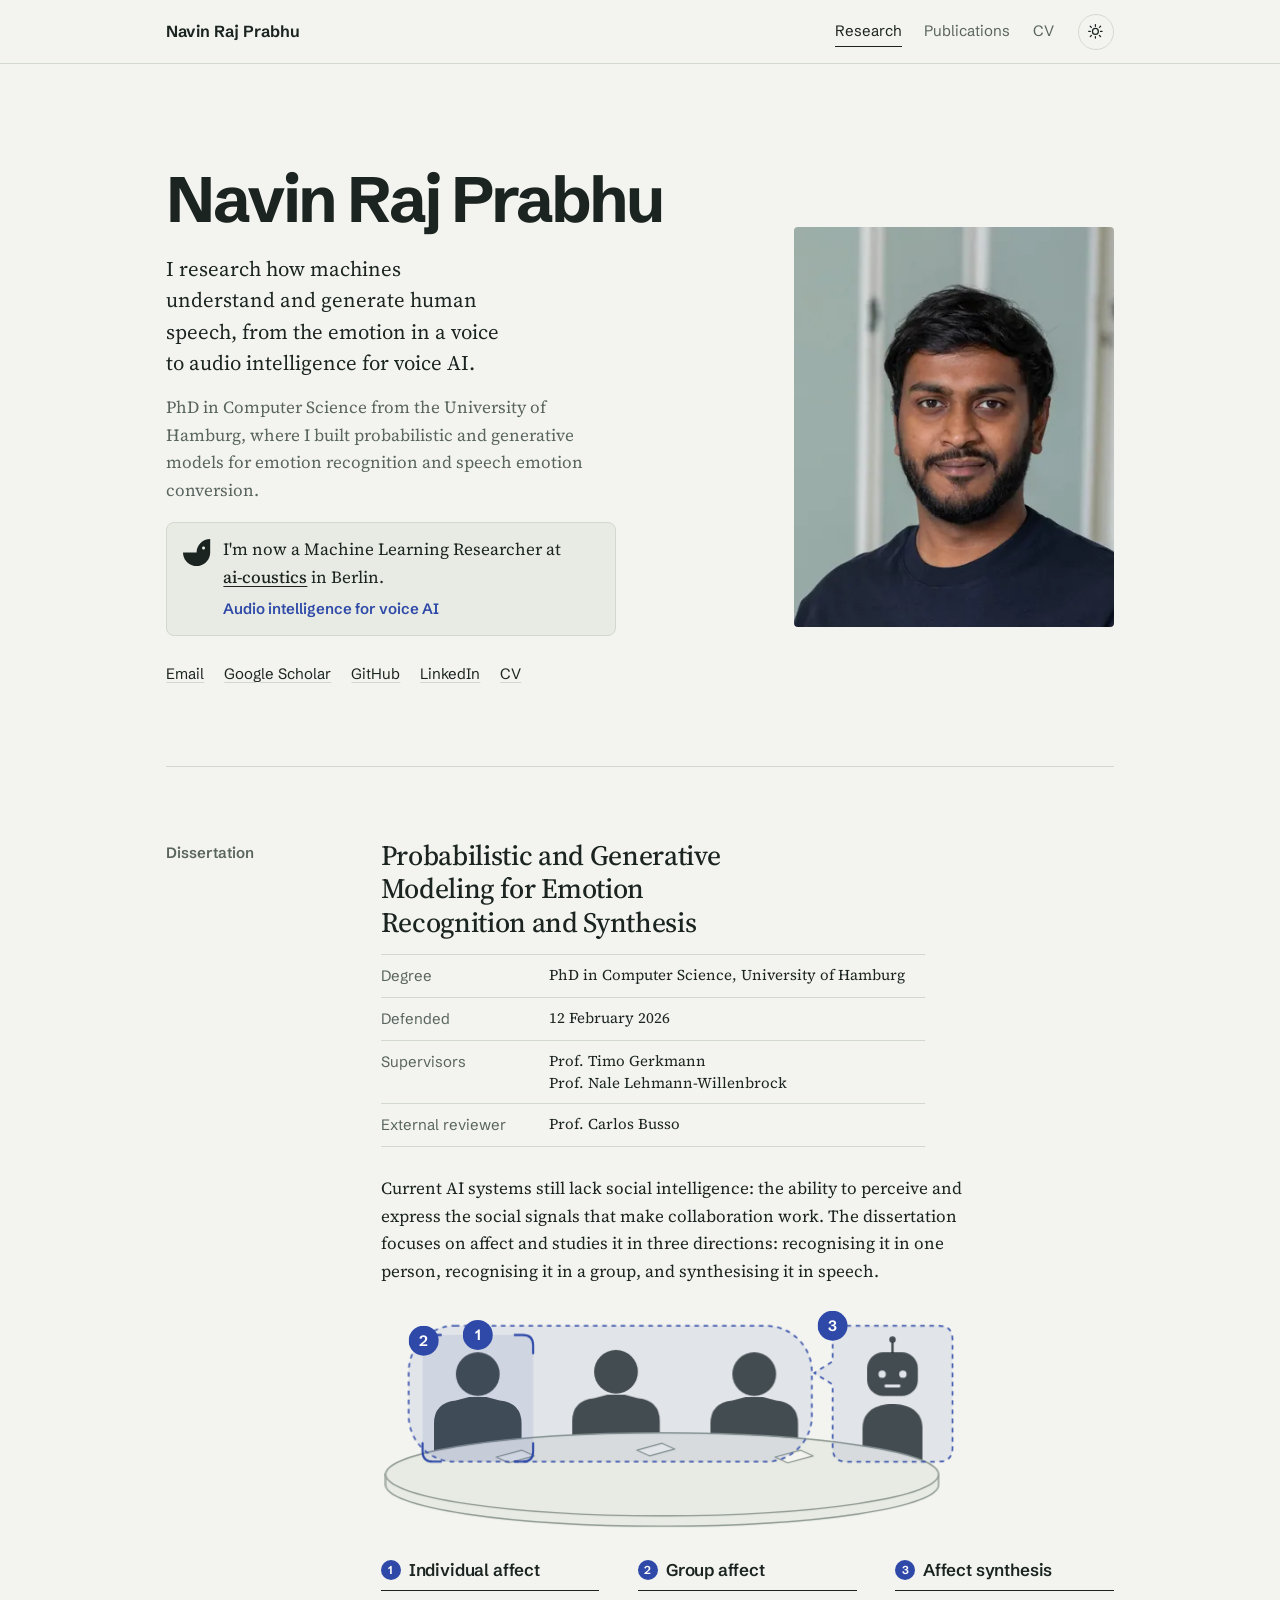
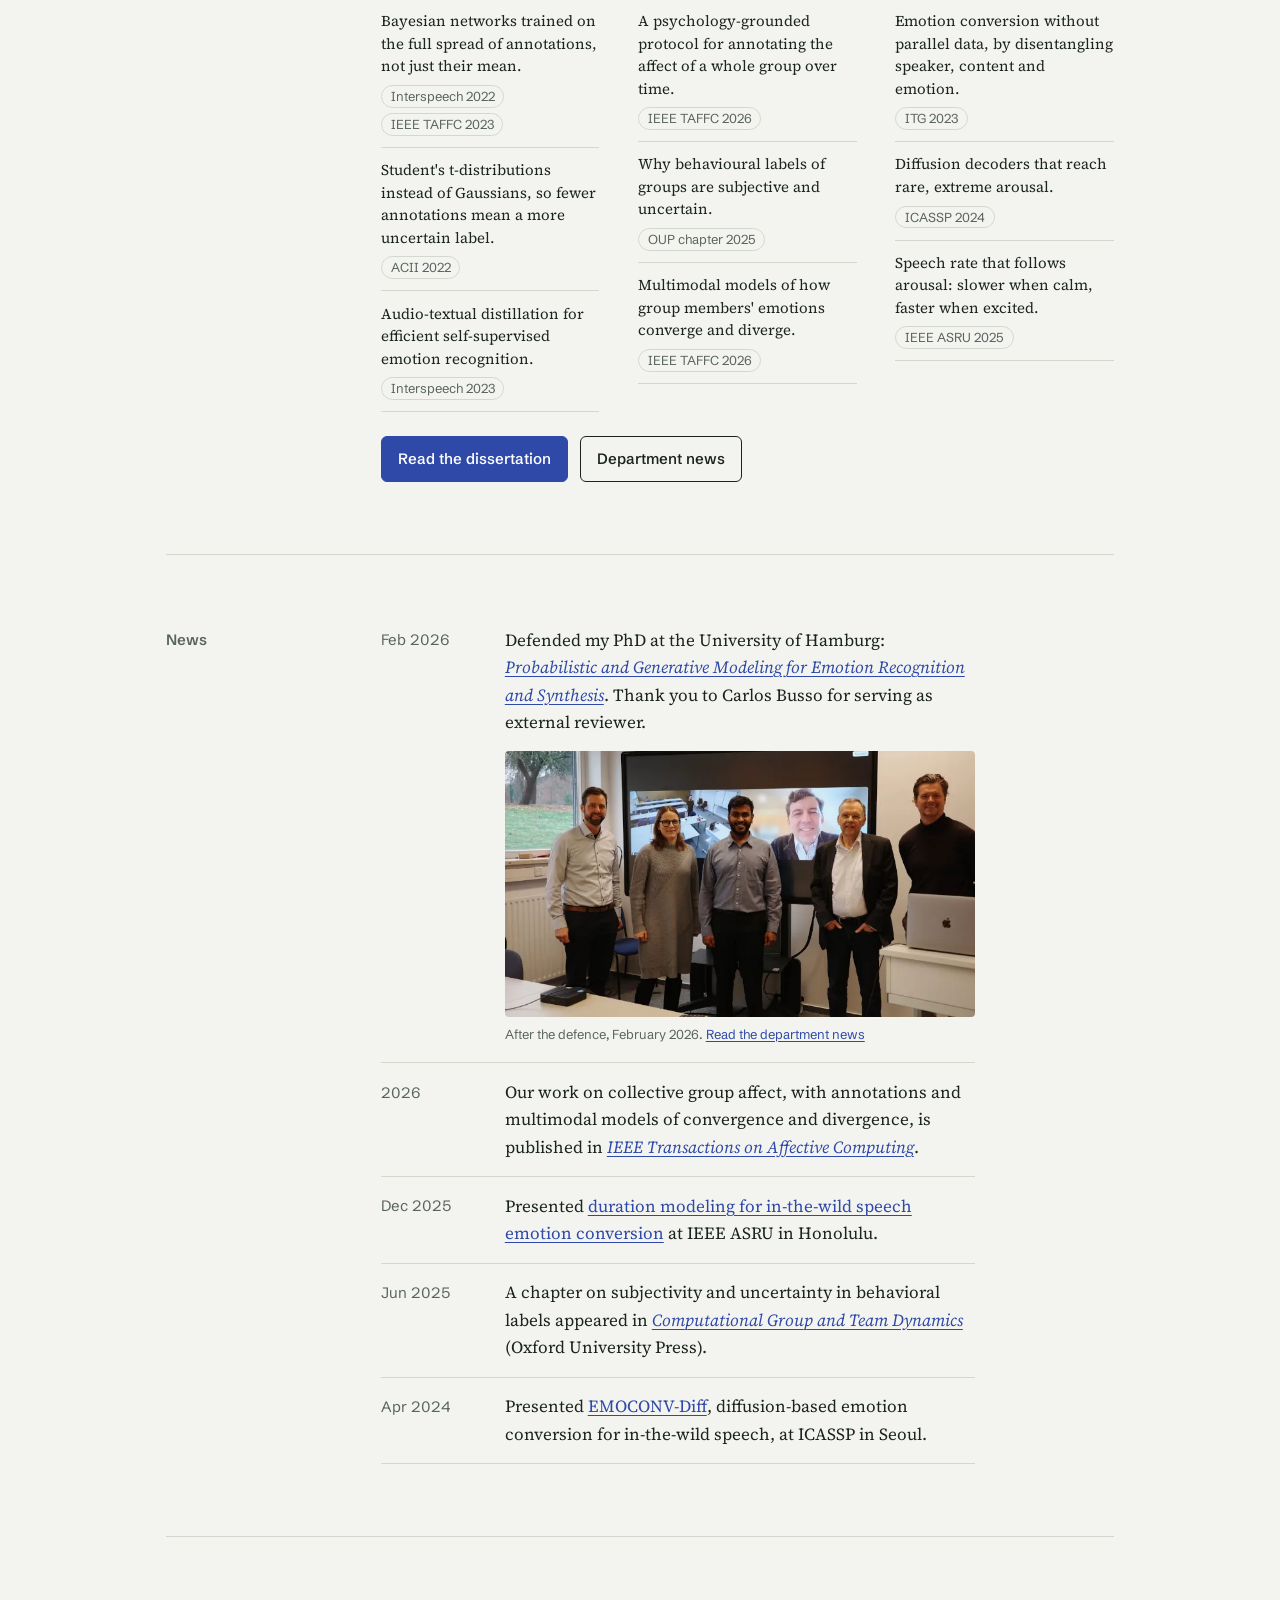
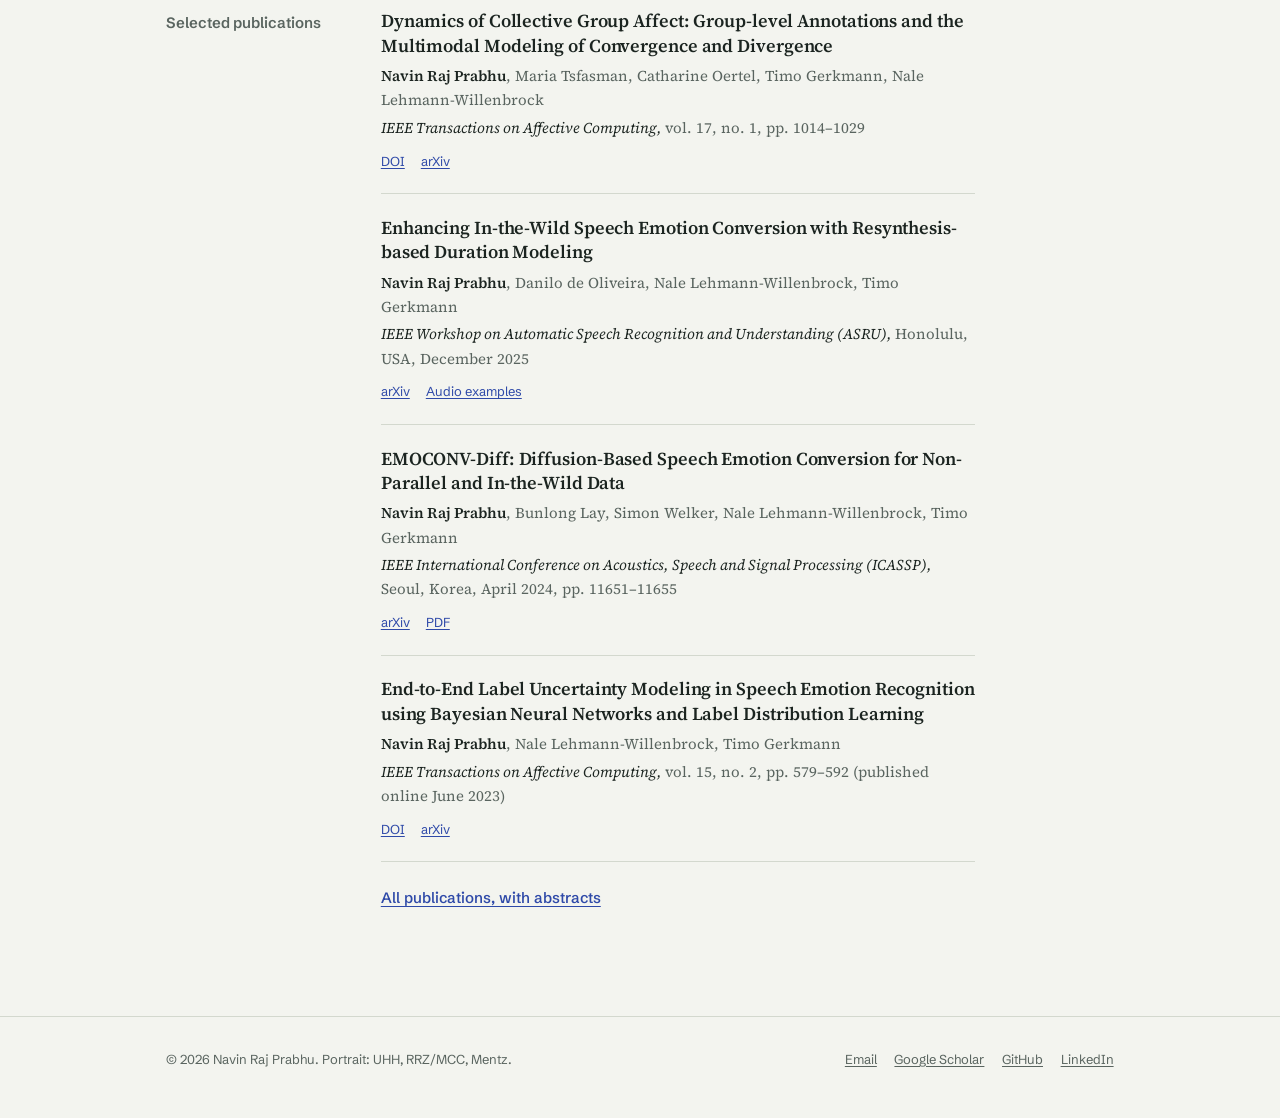
<file: index.html>
<!doctype html>
<html lang="en">
<head>
<meta charset="utf-8">
<meta name="viewport" content="width=device-width, initial-scale=1, viewport-fit=cover">
<title>Navin Raj Prabhu: speech and affective computing research</title>
<meta name="description" content="Navin Raj Prabhu researches speech emotion recognition, emotion-conditioned speech synthesis and audio intelligence for voice AI. PhD, University of Hamburg; Machine Learning Researcher at ai-coustics.">
<link rel="canonical" href="https://rajprabhu.net/">
<meta property="og:type" content="website">
<meta property="og:title" content="Navin Raj Prabhu: speech and affective computing research">
<meta property="og:description" content="Navin Raj Prabhu researches speech emotion recognition, emotion-conditioned speech synthesis and audio intelligence for voice AI. PhD, University of Hamburg; Machine Learning Researcher at ai-coustics.">
<meta property="og:url" content="https://rajprabhu.net/">
<meta property="og:image" content="https://rajprabhu.net/assets/portrait.jpg">
<meta name="theme-color" content="#f3f4ef" media="(prefers-color-scheme: light)">
<meta name="theme-color" content="#111513" media="(prefers-color-scheme: dark)">
<link rel="icon" href="assets/favicon.svg" type="image/svg+xml">
<link rel="preload" href="assets/fonts/source-serif-4-latin-opsz-normal.woff2" as="font" type="font/woff2" crossorigin>
<link rel="preload" href="assets/fonts/schibsted-grotesk-latin-wght-normal.woff2" as="font" type="font/woff2" crossorigin>
<script>(function(){try{var t=localStorage.getItem('theme');if(t==='dark'||t==='light'){document.documentElement.setAttribute('data-theme',t);}}catch(e){}})();</script>
<link rel="stylesheet" href="assets/style.css">
<script type="application/ld+json">{"@context": "https://schema.org", "@type": "Person", "name": "Navin Raj Prabhu", "honorificPrefix": "Dr.", "url": "https://rajprabhu.net", "jobTitle": "Machine Learning Researcher", "image": "https://rajprabhu.net/assets/portrait.jpg", "alumniOf": [{"@type": "CollegeOrUniversity", "name": "University of Hamburg"}, {"@type": "CollegeOrUniversity", "name": "Delft University of Technology"}], "worksFor": {"@type": "Organization", "name": "ai-coustics", "url": "https://ai-coustics.com/"}, "sameAs": ["https://scholar.google.com/citations?user=mKH8j3AAAAAJ&hl=en", "https://github.com/LRNavin", "https://www.linkedin.com/in/navin-lr/", "https://www.inf.uni-hamburg.de/en/inst/ab/sp/people/x-dr-raj-prabhu-alumni.html"], "knowsAbout": ["Generative modeling", "Probabilistic and uncertainty modeling", "Speech emotion recognition", "Emotion-conditioned speech synthesis", "Speech emotion conversion", "Social signal processing", "Group affect", "Multimodal learning"]}</script>
</head>
<body>
<a class="skip" href="#main">Skip to content</a>
<header class="site-head">
  <div class="inner">
    <a class="wordmark" href="index.html"><span class="full">Navin Raj Prabhu</span><span class="short">N. Raj Prabhu</span></a>
    <nav class="site-nav" aria-label="Main"><a href="index.html" aria-current="page">Research</a><a href="publications.html">Publications</a><a href="cv.html">CV</a></nav>
    <button class="theme-toggle" type="button" aria-label="Switch to dark mode"><svg class="sun" viewBox="0 0 24 24" fill="none" stroke="currentColor" stroke-width="1.8" stroke-linecap="round" aria-hidden="true"><circle cx="12" cy="12" r="4.2"/><path d="M12 2.5v2.2M12 19.3v2.2M4.6 4.6l1.6 1.6M17.8 17.8l1.6 1.6M2.5 12h2.2M19.3 12h2.2M4.6 19.4l1.6-1.6M17.8 6.2l1.6-1.6"/></svg><svg class="moon" viewBox="0 0 24 24" fill="none" stroke="currentColor" stroke-width="1.8" stroke-linejoin="round" aria-hidden="true"><path d="M20 14.5A8.5 8.5 0 0 1 9.5 4a8.5 8.5 0 1 0 10.5 10.5Z"/></svg></button>
  </div>
</header>
<main id="main">

<section class="hero">
  <div class="hero-text">
    <h1>Navin Raj Prabhu</h1>
    <p class="lede">I research how machines understand and generate human speech, from the emotion in a voice to audio intelligence for voice AI.</p>
    <p class="intro">PhD in Computer Science from the University of Hamburg, where I built probabilistic and generative models for emotion recognition and speech emotion conversion.</p>
    <p class="now-at">
      <svg class="aic-mark" viewBox="0 0 22 22" aria-hidden="true"><path fill="currentColor" d="M21.996 10.948H22C22 17.052 17.076 22 11 22 4.923 22 0 17.051 0 10.948h10.997C11.052 4.893 15.955 0 21.996 0ZM16.628 6.056c-.681 0-1.232.555-1.231 1.238 0 .684.552 1.238 1.232 1.237.681 0 1.232-.555 1.232-1.238-.001-.684-.553-1.238-1.233-1.237Z"/></svg>
      <span>I'm now a Machine Learning Researcher at <a class="nowrap" href="https://ai-coustics.com/">ai-coustics</a> in Berlin.<span class="tagline">Audio intelligence for voice AI</span></span>
    </p>
    <ul class="contact-links">
      <li><a href="mailto:lr.navin@gmail.com">Email</a></li>
      <li><a href="https://scholar.google.com/citations?user=mKH8j3AAAAAJ&hl=en">Google Scholar</a></li>
      <li><a href="https://github.com/LRNavin">GitHub</a></li>
      <li><a href="https://www.linkedin.com/in/navin-lr/">LinkedIn</a></li>
      <li><a href="cv.html">CV</a></li>
    </ul>
  </div>
  <figure class="portrait">
    <picture>
      <source type="image/webp" srcset="assets/portrait-sm.webp 360w, assets/portrait.webp 720w" sizes="(max-width: 860px) 60vw, 340px">
      <img src="assets/portrait.jpg" alt="Navin Raj Prabhu" width="720" height="900" fetchpriority="high">
    </picture>
  </figure>
</section>

<section class="section" id="dissertation" aria-labelledby="h-thesis">
  <h2 id="h-thesis">Dissertation</h2>
  <div class="section-body wide thesis">
    <p class="thesis-title">Probabilistic and Generative Modeling for Emotion Recognition and Synthesis</p>
    <dl class="thesis-facts">
      <div><dt>Degree</dt><dd>PhD in Computer Science, University of Hamburg</dd></div>
      <div><dt>Defended</dt><dd>12 February 2026</dd></div>
      <div><dt>Supervisors</dt><dd>Prof. Timo Gerkmann<br>Prof. Nale Lehmann-Willenbrock</dd></div>
      <div><dt>External reviewer</dt><dd>Prof. Carlos Busso</dd></div>
    </dl>
    <p class="thesis-intro">Current AI systems still lack social intelligence: the ability to perceive and express the social signals that make collaboration work. The dissertation focuses on affect and studies it in three directions: recognising it in one person, recognising it in a group, and synthesising it in speech.</p>
    <figure class="scene">
<svg viewBox="76 58 500 196" role="img" aria-label="Diagram after Figure 1.1 of the dissertation: three people sit behind a meeting table and take turns speaking; a small robot sits at its right end and answers with sound waves. A frame follows whoever is speaking (1, individual affect), a dashed capsule encloses the three people (2, group affect), and a dashed speech bubble marks the robot (3, affect synthesis).">
<g class="person person-1"><path class="torso" d="M122.0,215 V160.8 Q122.0,142.8 141.0,140.8 L152.4,137.8 L167.6,137.8 L179.0,140.8 Q198.0,142.8 198.0,160.8 V215 Z"/><g class="head-g"><circle class="head" cx="160" cy="118" r="19"/></g><path class="speech" d="M186,114v8M191,109v18M196,112v12M201,115v6"/></g><g class="person is-focus person-2"><path class="torso" d="M242.0,215 V158.8 Q242.0,140.8 261.0,138.8 L272.4,135.8 L287.6,135.8 L299.0,138.8 Q318.0,140.8 318.0,158.8 V215 Z"/><g class="head-g"><circle class="head" cx="280" cy="116" r="19"/></g><path class="speech" d="M306,112v8M311,107v18M316,110v12M321,113v6"/></g><g class="person person-3"><path class="torso" d="M362.0,215 V160.8 Q362.0,142.8 381.0,140.8 L392.4,137.8 L407.6,137.8 L419.0,140.8 Q438.0,142.8 438.0,160.8 V215 Z"/><g class="head-g"><circle class="head" cx="400" cy="118" r="19"/></g><path class="speech" d="M426,114v8M431,109v18M436,112v12M441,115v6"/></g><g class="agent"><line x1="520" x2="520" y1="99" y2="91"/><circle class="dot" cx="520" cy="88" r="2.8"/><g class="face-g"><rect class="face" x="498" y="99" width="44" height="38" rx="14"/><g class="eyes"><circle class="eye" cx="511" cy="118" r="3.2"/><circle class="eye" cx="529" cy="118" r="3.2"/></g><rect class="mouth" x="513" y="127" width="14" height="2.6" rx="1.3"/></g><path class="body" d="M494,215 V165 C494,150 506,144 520,144 S546,150 546,165 V215 Z"/></g><path class="table-rim" d="M80,205 v9 A240,36 0 0 0 560,214 v-9 Z"/><ellipse class="table" cx="320" cy="205" rx="240" ry="36"/><path class="paper" d="M176,190 l22,-6 l11,5 l-22,6 Z"/><path class="paper" d="M298,184 l22,-6 l11,5 l-22,6 Z"/><path class="paper" d="M418,190 l22,-6 l11,5 l-22,6 Z"/><rect class="zone zone-2" x="100" y="76" width="350" height="118" rx="40"/><path class="zone zone-3" d="M480,76H560Q572,76 572,88V182Q572,194 560,194H480Q468,194 468,182V127L452,117L468,107V88Q468,76 480,76Z"/><g class="focus"><rect class="zone zone-1 wash" x="232" y="84" width="96" height="110" rx="9"/><path class="zone zone-1 frame" d="M232,100V93Q232,84 241,84H248M312,84H319Q328,84 328,93V100M328,178V185Q328,194 319,194H312M248,194H241Q232,194 232,185V178"/><g class="badge badge-1"><circle cx="280.0" cy="84" r="13"/><text x="280.0" y="88.5" text-anchor="middle">1</text></g></g><g class="waves"><path d="M479.3,107.0A14,14 0 0 0 479.3,125.0"/><path d="M470.1,99.3A26,26 0 0 0 470.1,132.7"/><path d="M460.9,91.6A38,38 0 0 0 460.9,140.4"/></g><g class="badge badge-2"><circle cx="113" cy="89" r="13"/><text x="113" y="93.5" text-anchor="middle">2</text></g><g class="badge badge-3"><circle cx="468" cy="76" r="13"/><text x="468" y="80.5" text-anchor="middle">3</text></g>
</svg>
</figure>
    <div class="strands three">
      <div class="strand">
        <h3><b class="num">1</b>Individual affect</h3>
        <ol>
          <li>Bayesian networks trained on the full spread of annotations, not just their mean.<span class="refs"><a href="publications.html#bnn-arousal-interspeech-2022">Interspeech 2022</a><a href="publications.html#bnn-ldl-taffc-2023">IEEE TAFFC 2023</a></span></li>
          <li>Student's t-distributions instead of Gaussians, so fewer annotations mean a more uncertain label.<span class="refs"><a href="publications.html#t-dist-acii-2022">ACII 2022</a></span></li>
          <li>Audio-textual distillation for efficient self-supervised emotion recognition.<span class="refs"><a href="publications.html#distilled-ser-interspeech-2023">Interspeech 2023</a></span></li>
        </ol>
      </div>
      <div class="strand">
        <h3><b class="num">2</b>Group affect</h3>
        <ol>
          <li>A psychology-grounded protocol for annotating the affect of a whole group over time.<span class="refs"><a href="publications.html#group-affect-taffc-2026">IEEE TAFFC 2026</a></span></li>
          <li>Why behavioural labels of groups are subjective and uncertain.<span class="refs"><a href="publications.html#behavioral-labels-oup-2025">OUP chapter 2025</a></span></li>
          <li>Multimodal models of how group members' emotions converge and diverge.<span class="refs"><a href="publications.html#group-affect-taffc-2026">IEEE TAFFC 2026</a></span></li>
        </ol>
      </div>
      <div class="strand">
        <h3><b class="num">3</b>Affect synthesis</h3>
        <ol>
          <li>Emotion conversion without parallel data, by disentangling speaker, content and emotion.<span class="refs"><a href="publications.html#ssl-sec-itg-2023">ITG 2023</a></span></li>
          <li>Diffusion decoders that reach rare, extreme arousal.<span class="refs"><a href="publications.html#emoconv-diff-icassp-2024">ICASSP 2024</a></span></li>
          <li>Speech rate that follows arousal: slower when calm, faster when excited.<span class="refs"><a href="publications.html#duration-asru-2025">IEEE ASRU 2025</a></span></li>
        </ol>
      </div>
    </div>
    <div class="actions">
      <a class="btn primary" href="https://ediss.sub.uni-hamburg.de/handle/ediss/12386">Read the dissertation</a>
      <a class="btn" href="https://www.inf.uni-hamburg.de/en/inst/ab/sp/newsfeed/2026dissertation-navinrajprabhu.html">Department news</a>
    </div>
  </div>
</section>

<section class="section" id="news" aria-labelledby="h-news">
  <h2 id="h-news">News</h2>
  <div class="section-body">
    <ul class="dated"><li><time datetime="2026-02">Feb 2026</time><div class="what"><p>Defended my PhD at the University of Hamburg: <a href="publications.html#dissertation-2026"><em>Probabilistic and Generative Modeling for Emotion Recognition and Synthesis</em></a>. Thank you to Carlos Busso for serving as external reviewer.</p><figure class="news-photo"><a href="https://www.inf.uni-hamburg.de/en/inst/ab/sp/newsfeed/2026dissertation-navinrajprabhu.html"><picture><source type="image/webp" srcset="assets/phd-defence.webp"><img src="assets/phd-defence.jpg" alt="Group photo after the PhD defence, with the external reviewer joining by video on the screen behind." width="733" height="414" loading="lazy"></picture></a><figcaption>After the defence, February 2026. <a href="https://www.inf.uni-hamburg.de/en/inst/ab/sp/newsfeed/2026dissertation-navinrajprabhu.html">Read the department news</a></figcaption></figure><p class="sr-only"></p></div></li><li><time datetime="2026">2026</time><div class="what"><p>Our work on collective group affect, with annotations and multimodal models of convergence and divergence, is published in <a href="publications.html#group-affect-taffc-2026"><em>IEEE Transactions on Affective Computing</em></a>.</p></div></li><li><time datetime="2025-12">Dec 2025</time><div class="what"><p>Presented <a href="publications.html#duration-asru-2025">duration modeling for in-the-wild speech emotion conversion</a> at IEEE ASRU in Honolulu.</p></div></li><li><time datetime="2025-06">Jun 2025</time><div class="what"><p>A chapter on subjectivity and uncertainty in behavioral labels appeared in <a href="publications.html#behavioral-labels-oup-2025"><em>Computational Group and Team Dynamics</em></a> (Oxford University Press).</p></div></li><li><time datetime="2024-04">Apr 2024</time><div class="what"><p>Presented <a href="publications.html#emoconv-diff-icassp-2024">EMOCONV-Diff</a>, diffusion-based emotion conversion for in-the-wild speech, at ICASSP in Seoul.</p></div></li></ul>
  </div>
</section>

<section class="section" id="selected" aria-labelledby="h-sel">
  <h2 id="h-sel">Selected publications</h2>
  <div class="section-body">
    <article class="pub" id="group-affect-taffc-2026" data-theme-tags="groups recognition">
  <h3 class="pub-title"><a href="https://doi.org/10.1109/TAFFC.2025.3643752">Dynamics of Collective Group Affect: Group-level Annotations and the Multimodal Modeling of Convergence and Divergence</a></h3>
  <p class="pub-authors"><span class="me">Navin Raj Prabhu</span>, Maria Tsfasman, Catharine Oertel, Timo Gerkmann, Nale Lehmann-Willenbrock</p>
  <p class="pub-venue">IEEE Transactions on Affective Computing, <span class="pub-note">vol. 17, no. 1, pp. 1014–1029</span></p>
  <div class="pub-links"><a href="https://doi.org/10.1109/TAFFC.2025.3643752">DOI</a><a href="https://arxiv.org/abs/2409.08578">arXiv</a></div>
  
</article><article class="pub" id="duration-asru-2025" data-theme-tags="synthesis">
  <h3 class="pub-title"><a href="https://arxiv.org/abs/2508.11535">Enhancing In-the-Wild Speech Emotion Conversion with Resynthesis-based Duration Modeling</a></h3>
  <p class="pub-authors"><span class="me">Navin Raj Prabhu</span>, Danilo de Oliveira, Nale Lehmann-Willenbrock, Timo Gerkmann</p>
  <p class="pub-venue">IEEE Workshop on Automatic Speech Recognition and Understanding (ASRU), <span class="pub-note">Honolulu, USA, December 2025</span></p>
  <div class="pub-links"><a href="https://arxiv.org/abs/2508.11535">arXiv</a><a href="https://sp-uhh.github.io/emoconv-gen">Audio examples</a></div>
  
</article><article class="pub" id="emoconv-diff-icassp-2024" data-theme-tags="synthesis">
  <h3 class="pub-title"><a href="https://arxiv.org/abs/2309.07828">EMOCONV-Diff: Diffusion-Based Speech Emotion Conversion for Non-Parallel and In-the-Wild Data</a></h3>
  <p class="pub-authors"><span class="me">Navin Raj Prabhu</span>, Bunlong Lay, Simon Welker, Nale Lehmann-Willenbrock, Timo Gerkmann</p>
  <p class="pub-venue">IEEE International Conference on Acoustics, Speech and Signal Processing (ICASSP), <span class="pub-note">Seoul, Korea, April 2024, pp. 11651–11655</span></p>
  <div class="pub-links"><a href="https://arxiv.org/abs/2309.07828">arXiv</a><a href="https://arxiv.org/pdf/2309.07828">PDF</a></div>
  
</article><article class="pub" id="bnn-ldl-taffc-2023" data-theme-tags="recognition">
  <h3 class="pub-title"><a href="https://doi.org/10.1109/TAFFC.2023.3283595">End-to-End Label Uncertainty Modeling in Speech Emotion Recognition using Bayesian Neural Networks and Label Distribution Learning</a></h3>
  <p class="pub-authors"><span class="me">Navin Raj Prabhu</span>, Nale Lehmann-Willenbrock, Timo Gerkmann</p>
  <p class="pub-venue">IEEE Transactions on Affective Computing, <span class="pub-note">vol. 15, no. 2, pp. 579–592 (published online June 2023)</span></p>
  <div class="pub-links"><a href="https://doi.org/10.1109/TAFFC.2023.3283595">DOI</a><a href="https://arxiv.org/abs/2209.15449">arXiv</a></div>
  
</article>
    <a class="more-link" href="publications.html">All publications, with abstracts</a>
  </div>
</section>

</main>
<footer class="site-foot">
  <div class="inner">
    <span>© 2026 Navin Raj Prabhu. Portrait: UHH, RRZ/MCC, Mentz.</span>
    <span class="foot-links"><a href="mailto:lr.navin@gmail.com">Email</a><a href="https://scholar.google.com/citations?user=mKH8j3AAAAAJ&hl=en">Google Scholar</a><a href="https://github.com/LRNavin">GitHub</a><a href="https://www.linkedin.com/in/navin-lr/">LinkedIn</a></span>
  </div>
</footer>
<script src="assets/main.js" defer></script>
</body>
</html>
</file>
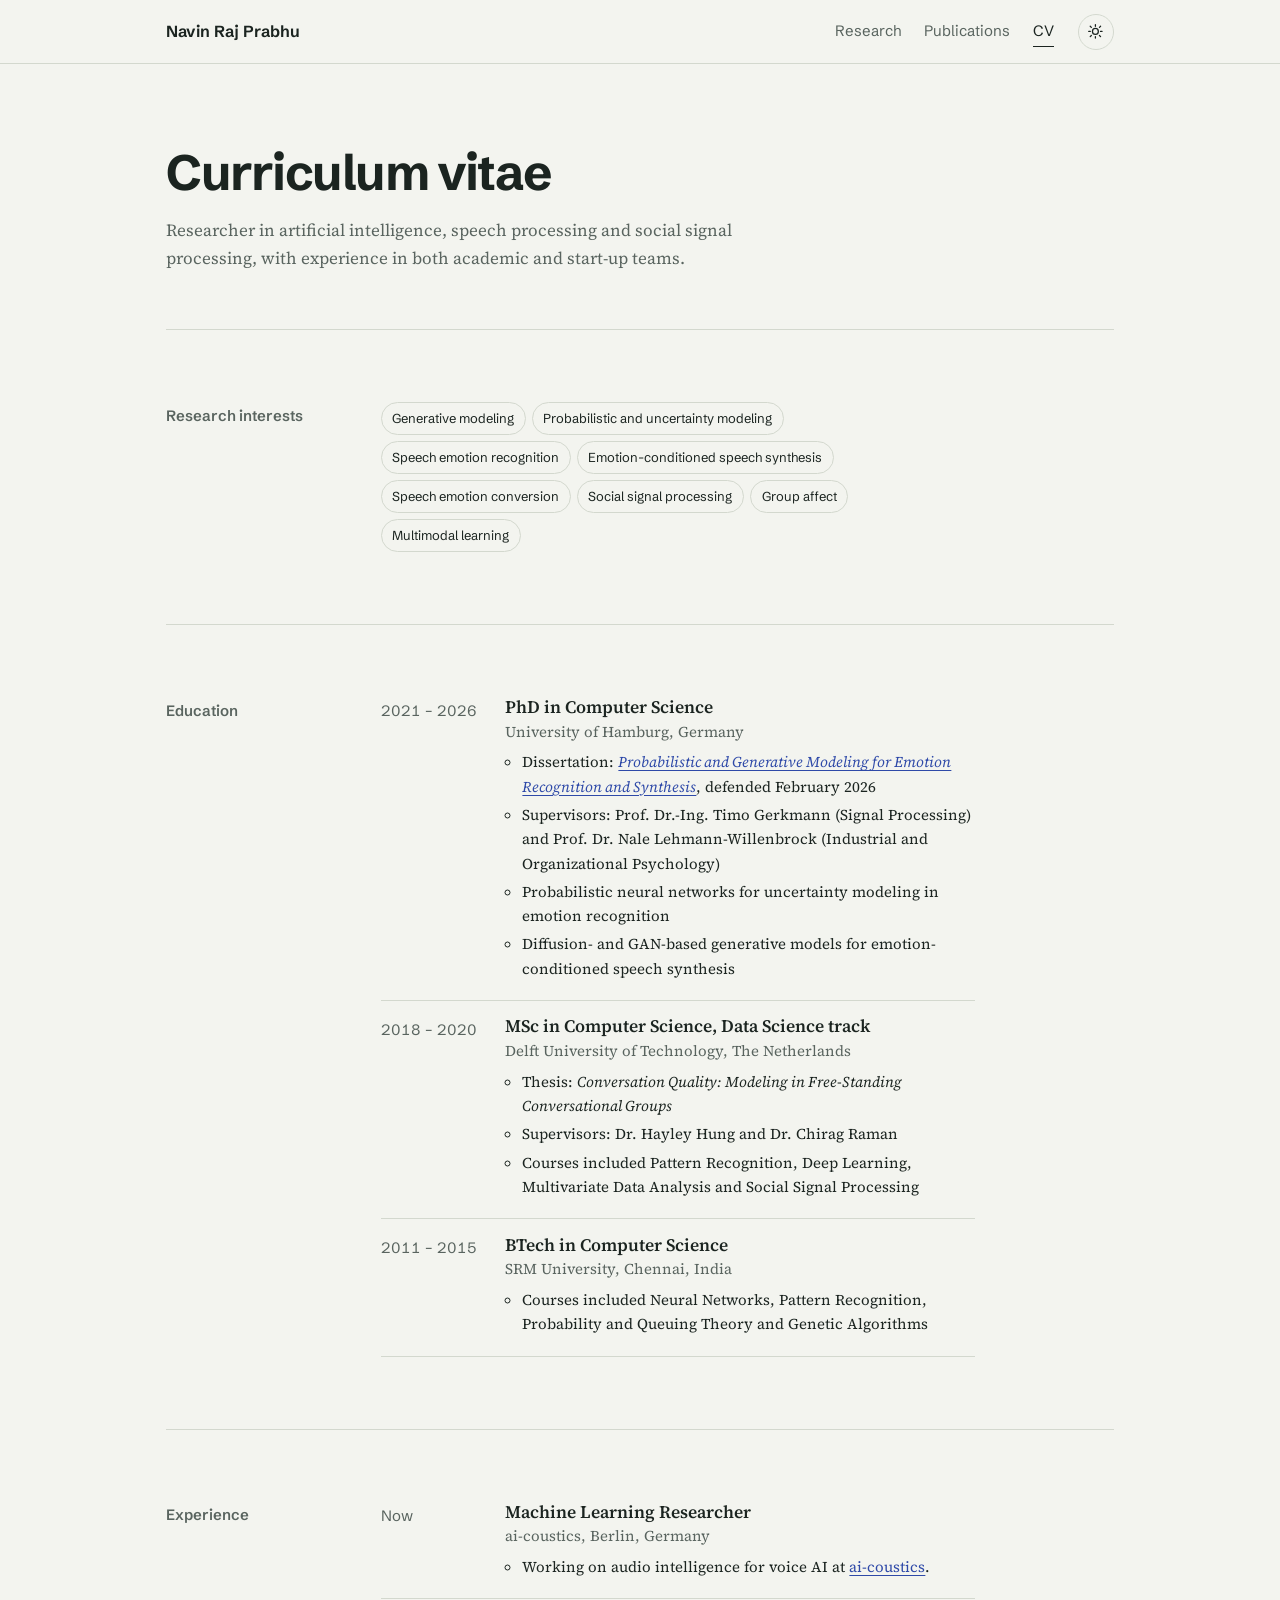
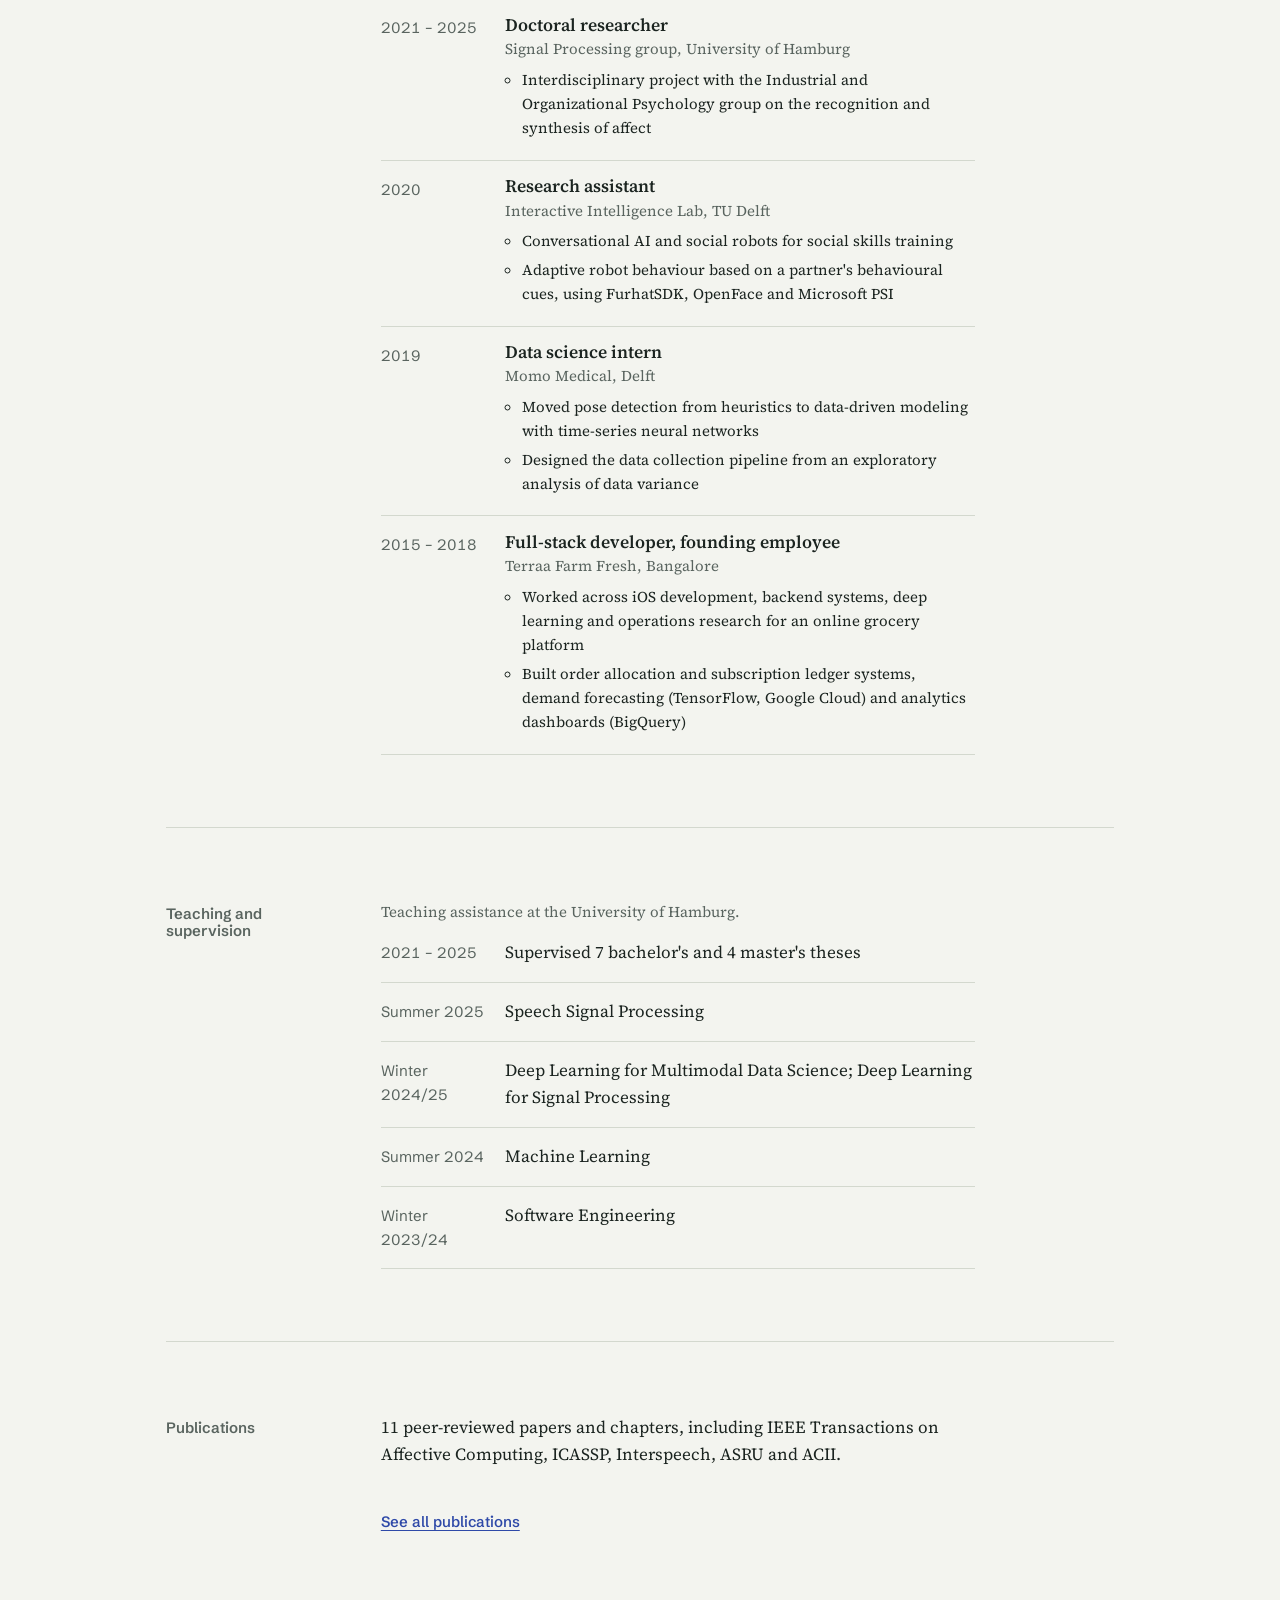
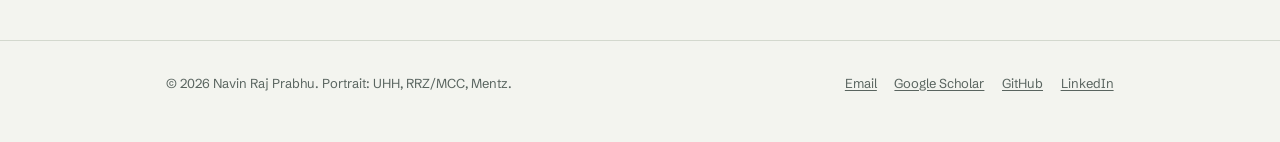
<file: cv.html>
<!doctype html>
<html lang="en">
<head>
<meta charset="utf-8">
<meta name="viewport" content="width=device-width, initial-scale=1, viewport-fit=cover">
<title>CV: Navin Raj Prabhu</title>
<meta name="description" content="Curriculum vitae of Navin Raj Prabhu: PhD University of Hamburg, MSc TU Delft, research in speech emotion recognition and synthesis.">
<link rel="canonical" href="https://rajprabhu.net/cv.html">
<meta property="og:type" content="website">
<meta property="og:title" content="CV: Navin Raj Prabhu">
<meta property="og:description" content="Curriculum vitae of Navin Raj Prabhu: PhD University of Hamburg, MSc TU Delft, research in speech emotion recognition and synthesis.">
<meta property="og:url" content="https://rajprabhu.net/cv.html">
<meta property="og:image" content="https://rajprabhu.net/assets/portrait.jpg">
<meta name="theme-color" content="#f3f4ef" media="(prefers-color-scheme: light)">
<meta name="theme-color" content="#111513" media="(prefers-color-scheme: dark)">
<link rel="icon" href="assets/favicon.svg" type="image/svg+xml">
<link rel="preload" href="assets/fonts/source-serif-4-latin-opsz-normal.woff2" as="font" type="font/woff2" crossorigin>
<link rel="preload" href="assets/fonts/schibsted-grotesk-latin-wght-normal.woff2" as="font" type="font/woff2" crossorigin>
<script>(function(){try{var t=localStorage.getItem('theme');if(t==='dark'||t==='light'){document.documentElement.setAttribute('data-theme',t);}}catch(e){}})();</script>
<link rel="stylesheet" href="assets/style.css">
<script type="application/ld+json">{"@context": "https://schema.org", "@type": "Person", "name": "Navin Raj Prabhu", "honorificPrefix": "Dr.", "url": "https://rajprabhu.net", "jobTitle": "Machine Learning Researcher", "image": "https://rajprabhu.net/assets/portrait.jpg", "alumniOf": [{"@type": "CollegeOrUniversity", "name": "University of Hamburg"}, {"@type": "CollegeOrUniversity", "name": "Delft University of Technology"}], "worksFor": {"@type": "Organization", "name": "ai-coustics", "url": "https://ai-coustics.com/"}, "sameAs": ["https://scholar.google.com/citations?user=mKH8j3AAAAAJ&hl=en", "https://github.com/LRNavin", "https://www.linkedin.com/in/navin-lr/", "https://www.inf.uni-hamburg.de/en/inst/ab/sp/people/x-dr-raj-prabhu-alumni.html"], "knowsAbout": ["Generative modeling", "Probabilistic and uncertainty modeling", "Speech emotion recognition", "Emotion-conditioned speech synthesis", "Speech emotion conversion", "Social signal processing", "Group affect", "Multimodal learning"]}</script>
</head>
<body>
<a class="skip" href="#main">Skip to content</a>
<header class="site-head">
  <div class="inner">
    <a class="wordmark" href="index.html"><span class="full">Navin Raj Prabhu</span><span class="short">N. Raj Prabhu</span></a>
    <nav class="site-nav" aria-label="Main"><a href="index.html">Research</a><a href="publications.html">Publications</a><a href="cv.html" aria-current="page">CV</a></nav>
    <button class="theme-toggle" type="button" aria-label="Switch to dark mode"><svg class="sun" viewBox="0 0 24 24" fill="none" stroke="currentColor" stroke-width="1.8" stroke-linecap="round" aria-hidden="true"><circle cx="12" cy="12" r="4.2"/><path d="M12 2.5v2.2M12 19.3v2.2M4.6 4.6l1.6 1.6M17.8 17.8l1.6 1.6M2.5 12h2.2M19.3 12h2.2M4.6 19.4l1.6-1.6M17.8 6.2l1.6-1.6"/></svg><svg class="moon" viewBox="0 0 24 24" fill="none" stroke="currentColor" stroke-width="1.8" stroke-linejoin="round" aria-hidden="true"><path d="M20 14.5A8.5 8.5 0 0 1 9.5 4a8.5 8.5 0 1 0 10.5 10.5Z"/></svg></button>
  </div>
</header>
<main id="main">

<header class="page-head">
  <h1>Curriculum vitae</h1>
  <p>Researcher in artificial intelligence, speech processing and social signal processing, with experience in both academic and start-up teams.</p>
</header>

<section class="section" aria-labelledby="h-int">
  <h2 id="h-int">Research interests</h2>
  <div class="section-body"><ul class="tags"><li>Generative modeling</li><li>Probabilistic and uncertainty modeling</li><li>Speech emotion recognition</li><li>Emotion-conditioned speech synthesis</li><li>Speech emotion conversion</li><li>Social signal processing</li><li>Group affect</li><li>Multimodal learning</li></ul></div>
</section>

<section class="section" aria-labelledby="h-edu">
  <h2 id="h-edu">Education</h2>
  <div class="section-body"><ul class="dated"><li><span class="when">2021 – 2026</span><div class="what cv-entry"><h3>PhD in Computer Science</h3><p class="where">University of Hamburg, Germany</p><ul><li>Dissertation: <a href="publications.html#dissertation-2026"><em>Probabilistic and Generative Modeling for Emotion Recognition and Synthesis</em></a>, defended February 2026</li><li>Supervisors: Prof. Dr.-Ing. Timo Gerkmann (Signal Processing) and Prof. Dr. Nale Lehmann-Willenbrock (Industrial and Organizational Psychology)</li><li>Probabilistic neural networks for uncertainty modeling in emotion recognition</li><li>Diffusion- and GAN-based generative models for emotion-conditioned speech synthesis</li></ul></div></li><li><span class="when">2018 – 2020</span><div class="what cv-entry"><h3>MSc in Computer Science, Data Science track</h3><p class="where">Delft University of Technology, The Netherlands</p><ul><li>Thesis: <em>Conversation Quality: Modeling in Free-Standing Conversational Groups</em></li><li>Supervisors: Dr. Hayley Hung and Dr. Chirag Raman</li><li>Courses included Pattern Recognition, Deep Learning, Multivariate Data Analysis and Social Signal Processing</li></ul></div></li><li><span class="when">2011 – 2015</span><div class="what cv-entry"><h3>BTech in Computer Science</h3><p class="where">SRM University, Chennai, India</p><ul><li>Courses included Neural Networks, Pattern Recognition, Probability and Queuing Theory and Genetic Algorithms</li></ul></div></li></ul></div>
</section>

<section class="section" aria-labelledby="h-exp">
  <h2 id="h-exp">Experience</h2>
  <div class="section-body"><ul class="dated"><li><span class="when">Now</span><div class="what cv-entry"><h3>Machine Learning Researcher</h3><p class="where">ai-coustics, Berlin, Germany</p><ul><li>Working on audio intelligence for voice AI at <a href="https://ai-coustics.com/">ai-coustics</a>.</li></ul></div></li><li><span class="when">2021 – 2025</span><div class="what cv-entry"><h3>Doctoral researcher</h3><p class="where">Signal Processing group, University of Hamburg</p><ul><li>Interdisciplinary project with the Industrial and Organizational Psychology group on the recognition and synthesis of affect</li></ul></div></li><li><span class="when">2020</span><div class="what cv-entry"><h3>Research assistant</h3><p class="where">Interactive Intelligence Lab, TU Delft</p><ul><li>Conversational AI and social robots for social skills training</li><li>Adaptive robot behaviour based on a partner's behavioural cues, using FurhatSDK, OpenFace and Microsoft PSI</li></ul></div></li><li><span class="when">2019</span><div class="what cv-entry"><h3>Data science intern</h3><p class="where">Momo Medical, Delft</p><ul><li>Moved pose detection from heuristics to data-driven modeling with time-series neural networks</li><li>Designed the data collection pipeline from an exploratory analysis of data variance</li></ul></div></li><li><span class="when">2015 – 2018</span><div class="what cv-entry"><h3>Full-stack developer, founding employee</h3><p class="where">Terraa Farm Fresh, Bangalore</p><ul><li>Worked across iOS development, backend systems, deep learning and operations research for an online grocery platform</li><li>Built order allocation and subscription ledger systems, demand forecasting (TensorFlow, Google Cloud) and analytics dashboards (BigQuery)</li></ul></div></li></ul></div>
</section>

<section class="section" aria-labelledby="h-teach">
  <h2 id="h-teach">Teaching and supervision</h2>
  <div class="section-body">
    <p class="muted small">Teaching assistance at the University of Hamburg.</p>
    <ul class="dated"><li><span class="when">2021 – 2025</span><div class="what"><p>Supervised 7 bachelor&#x27;s and 4 master&#x27;s theses</p></div></li><li><span class="when">Summer 2025</span><div class="what"><p>Speech Signal Processing</p></div></li><li><span class="when">Winter 2024/25</span><div class="what"><p>Deep Learning for Multimodal Data Science; Deep Learning for Signal Processing</p></div></li><li><span class="when">Summer 2024</span><div class="what"><p>Machine Learning</p></div></li><li><span class="when">Winter 2023/24</span><div class="what"><p>Software Engineering</p></div></li></ul>
  </div>
</section>

<section class="section" aria-labelledby="h-pubs">
  <h2 id="h-pubs">Publications</h2>
  <div class="section-body">
    <p>11 peer-reviewed papers and chapters, including IEEE Transactions on Affective Computing, ICASSP, Interspeech, ASRU and ACII.</p>
    <a class="more-link" href="publications.html">See all publications</a>
  </div>
</section>

</main>
<footer class="site-foot">
  <div class="inner">
    <span>© 2026 Navin Raj Prabhu. Portrait: UHH, RRZ/MCC, Mentz.</span>
    <span class="foot-links"><a href="mailto:lr.navin@gmail.com">Email</a><a href="https://scholar.google.com/citations?user=mKH8j3AAAAAJ&hl=en">Google Scholar</a><a href="https://github.com/LRNavin">GitHub</a><a href="https://www.linkedin.com/in/navin-lr/">LinkedIn</a></span>
  </div>
</footer>
<script src="assets/main.js" defer></script>
</body>
</html>
</file>
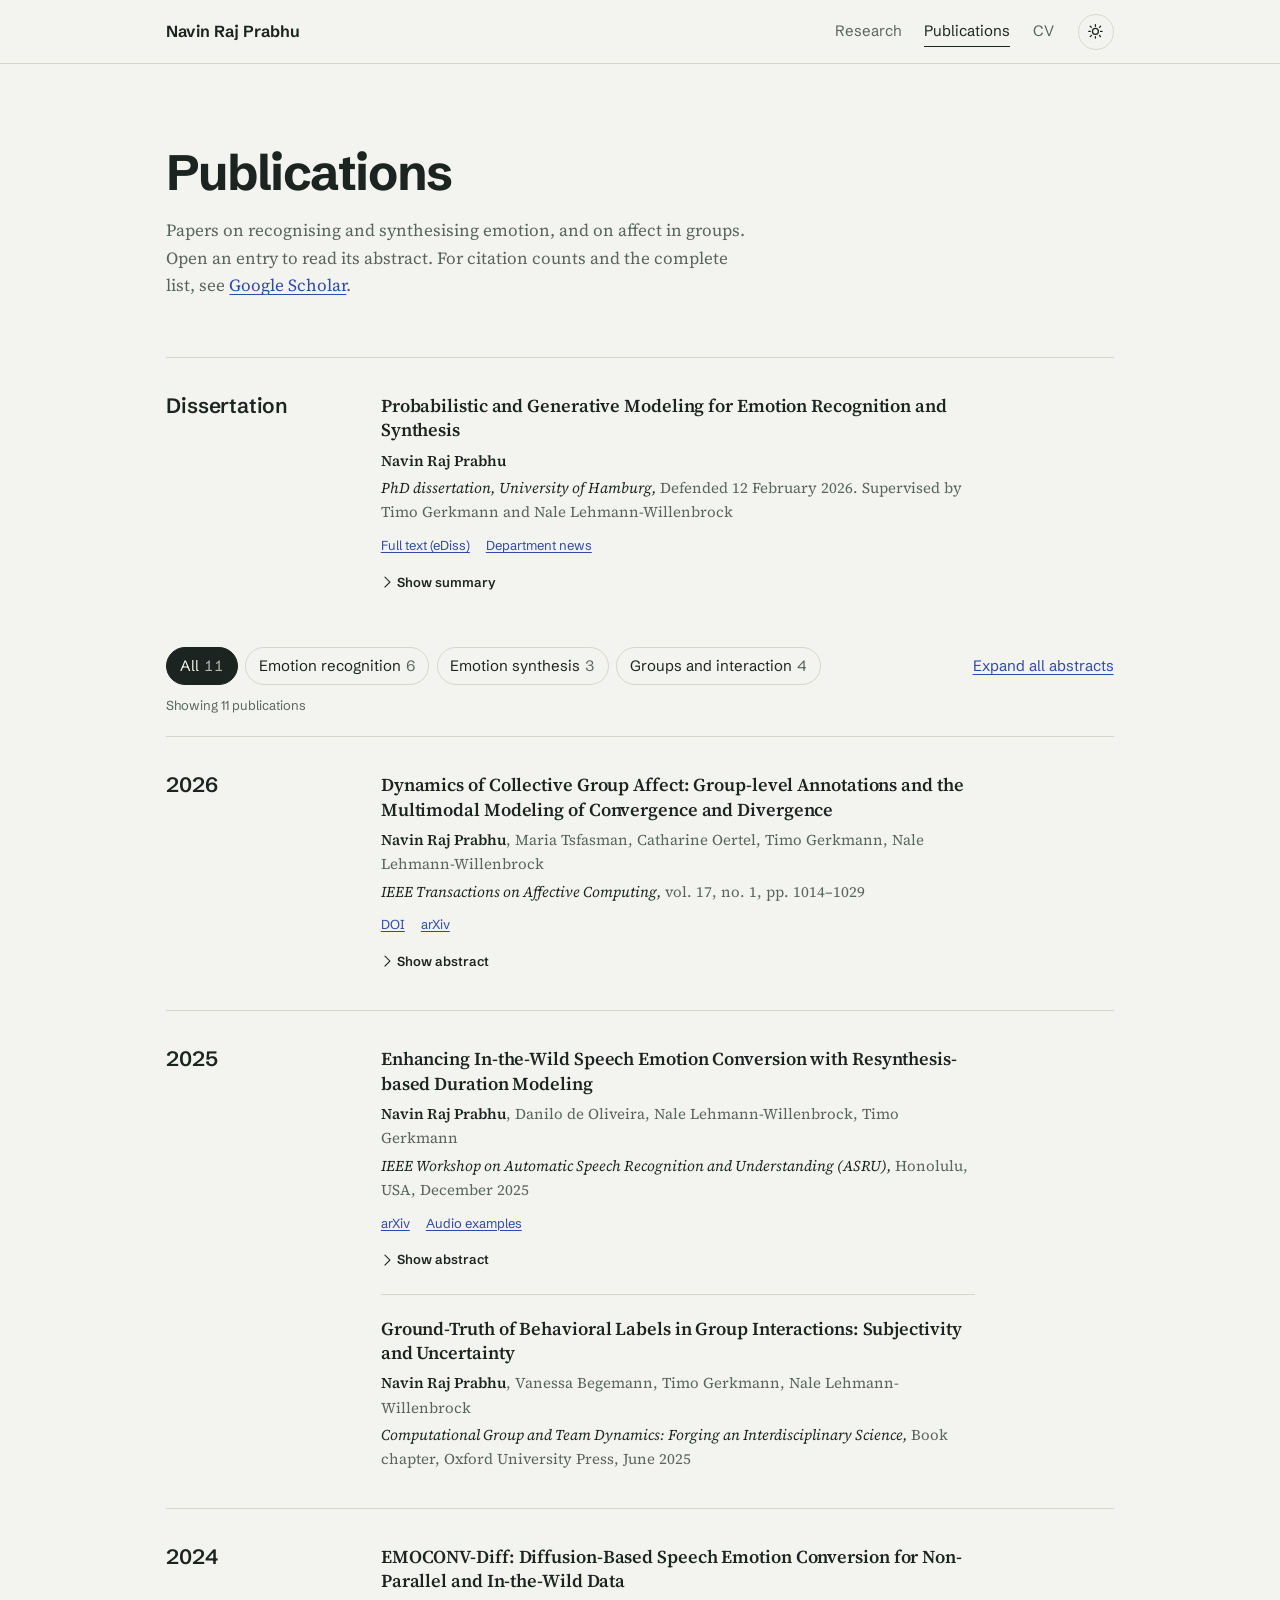
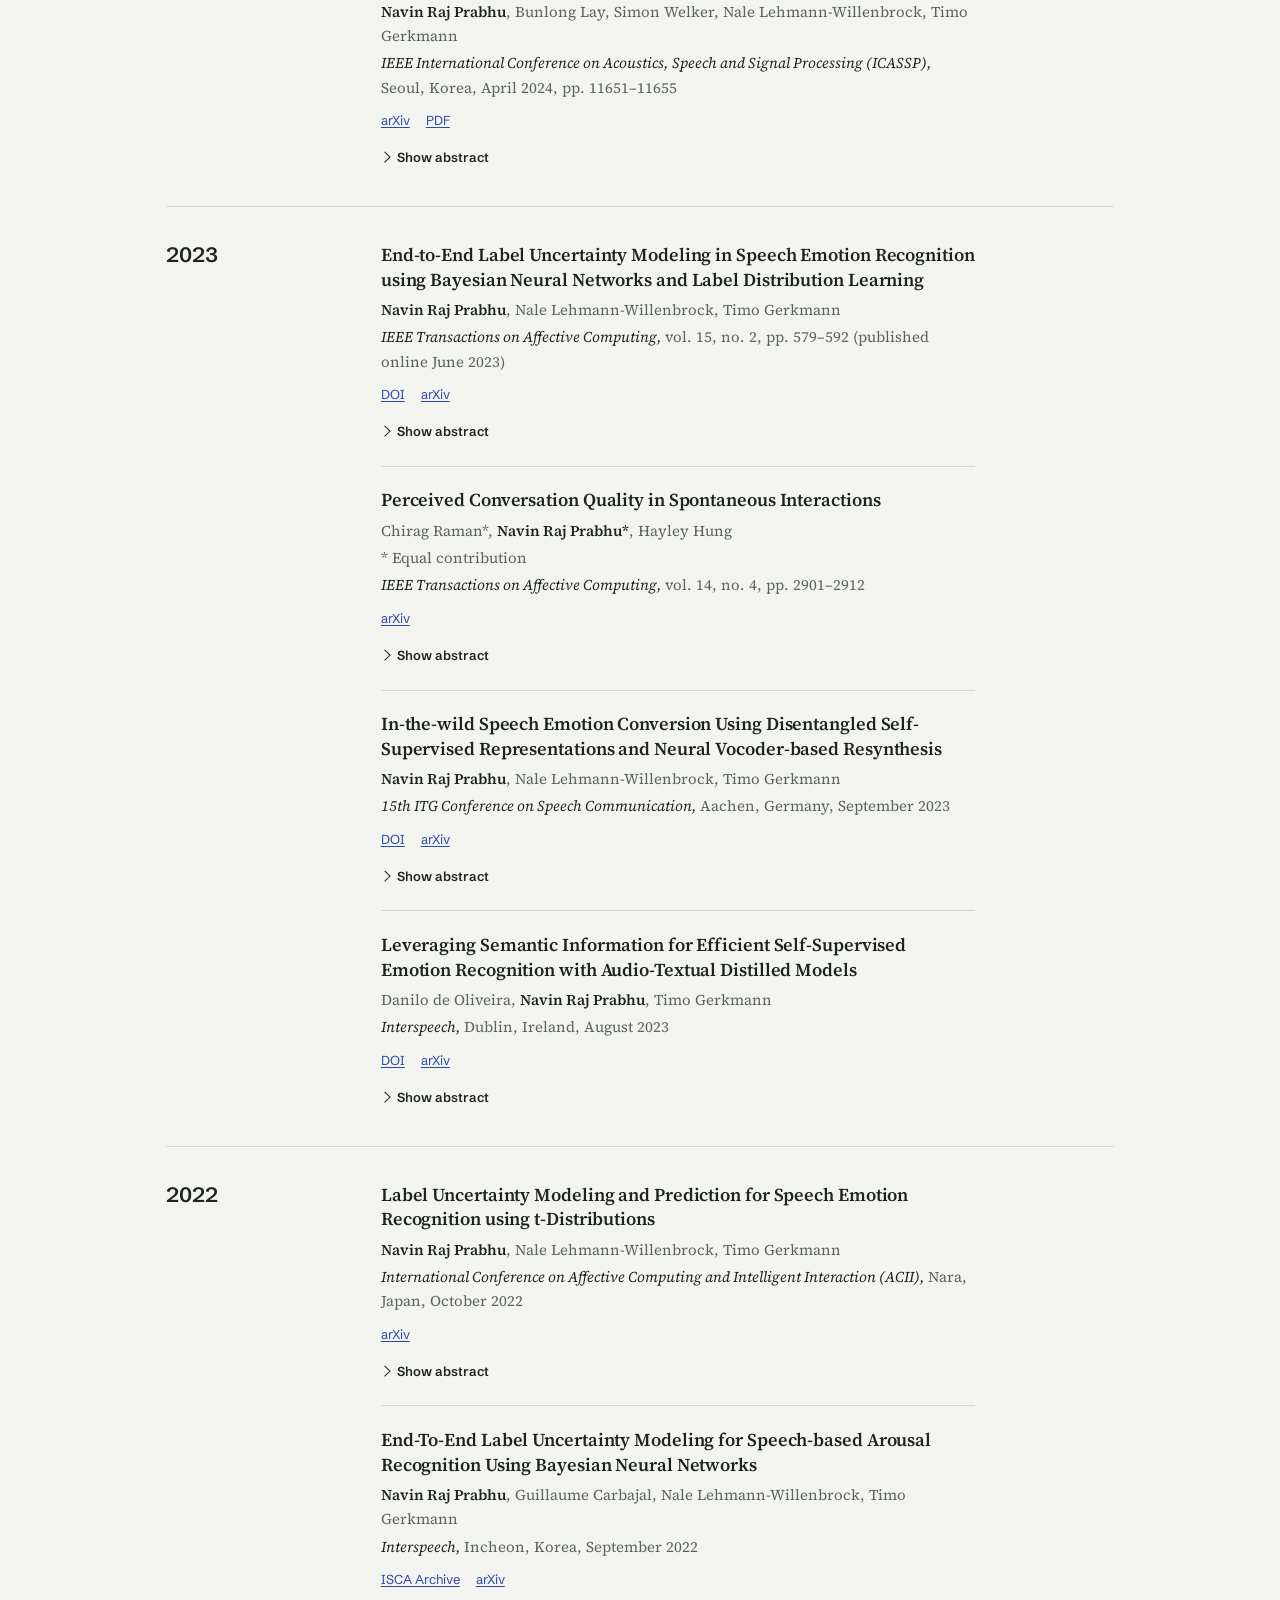
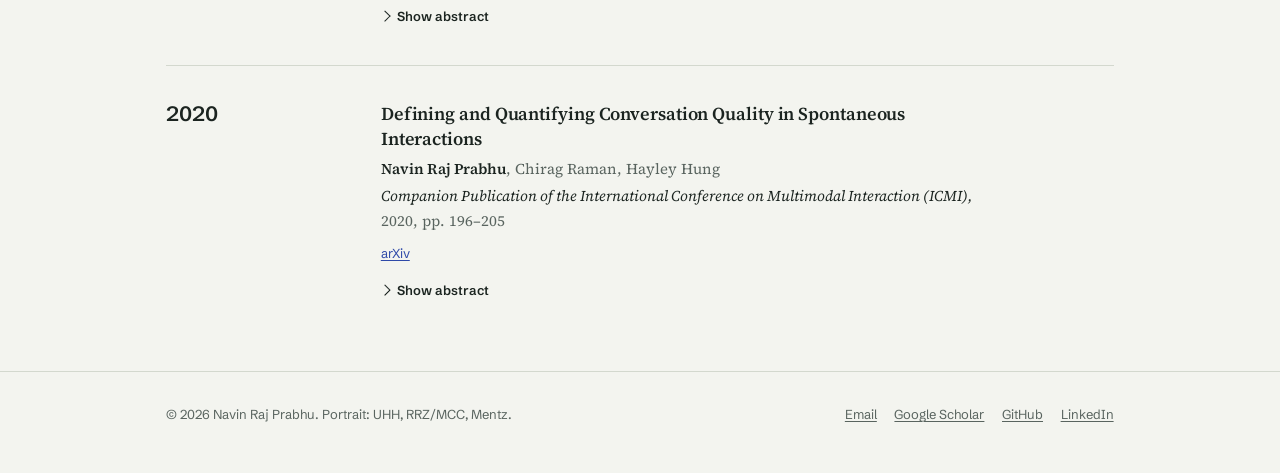
<file: publications.html>
<!doctype html>
<html lang="en">
<head>
<meta charset="utf-8">
<meta name="viewport" content="width=device-width, initial-scale=1, viewport-fit=cover">
<title>Publications: Navin Raj Prabhu</title>
<meta name="description" content="Publications by Navin Raj Prabhu on speech emotion recognition, label uncertainty, speech emotion conversion and group affect, with abstracts and links.">
<link rel="canonical" href="https://rajprabhu.net/publications.html">
<meta property="og:type" content="website">
<meta property="og:title" content="Publications: Navin Raj Prabhu">
<meta property="og:description" content="Publications by Navin Raj Prabhu on speech emotion recognition, label uncertainty, speech emotion conversion and group affect, with abstracts and links.">
<meta property="og:url" content="https://rajprabhu.net/publications.html">
<meta property="og:image" content="https://rajprabhu.net/assets/portrait.jpg">
<meta name="theme-color" content="#f3f4ef" media="(prefers-color-scheme: light)">
<meta name="theme-color" content="#111513" media="(prefers-color-scheme: dark)">
<link rel="icon" href="assets/favicon.svg" type="image/svg+xml">
<link rel="preload" href="assets/fonts/source-serif-4-latin-opsz-normal.woff2" as="font" type="font/woff2" crossorigin>
<link rel="preload" href="assets/fonts/schibsted-grotesk-latin-wght-normal.woff2" as="font" type="font/woff2" crossorigin>
<script>(function(){try{var t=localStorage.getItem('theme');if(t==='dark'||t==='light'){document.documentElement.setAttribute('data-theme',t);}}catch(e){}})();</script>
<link rel="stylesheet" href="assets/style.css">
<script type="application/ld+json">{"@context": "https://schema.org", "@type": "Person", "name": "Navin Raj Prabhu", "honorificPrefix": "Dr.", "url": "https://rajprabhu.net", "jobTitle": "Machine Learning Researcher", "image": "https://rajprabhu.net/assets/portrait.jpg", "alumniOf": [{"@type": "CollegeOrUniversity", "name": "University of Hamburg"}, {"@type": "CollegeOrUniversity", "name": "Delft University of Technology"}], "worksFor": {"@type": "Organization", "name": "ai-coustics", "url": "https://ai-coustics.com/"}, "sameAs": ["https://scholar.google.com/citations?user=mKH8j3AAAAAJ&hl=en", "https://github.com/LRNavin", "https://www.linkedin.com/in/navin-lr/", "https://www.inf.uni-hamburg.de/en/inst/ab/sp/people/x-dr-raj-prabhu-alumni.html"], "knowsAbout": ["Generative modeling", "Probabilistic and uncertainty modeling", "Speech emotion recognition", "Emotion-conditioned speech synthesis", "Speech emotion conversion", "Social signal processing", "Group affect", "Multimodal learning"]}</script>
</head>
<body>
<a class="skip" href="#main">Skip to content</a>
<header class="site-head">
  <div class="inner">
    <a class="wordmark" href="index.html"><span class="full">Navin Raj Prabhu</span><span class="short">N. Raj Prabhu</span></a>
    <nav class="site-nav" aria-label="Main"><a href="index.html">Research</a><a href="publications.html" aria-current="page">Publications</a><a href="cv.html">CV</a></nav>
    <button class="theme-toggle" type="button" aria-label="Switch to dark mode"><svg class="sun" viewBox="0 0 24 24" fill="none" stroke="currentColor" stroke-width="1.8" stroke-linecap="round" aria-hidden="true"><circle cx="12" cy="12" r="4.2"/><path d="M12 2.5v2.2M12 19.3v2.2M4.6 4.6l1.6 1.6M17.8 17.8l1.6 1.6M2.5 12h2.2M19.3 12h2.2M4.6 19.4l1.6-1.6M17.8 6.2l1.6-1.6"/></svg><svg class="moon" viewBox="0 0 24 24" fill="none" stroke="currentColor" stroke-width="1.8" stroke-linejoin="round" aria-hidden="true"><path d="M20 14.5A8.5 8.5 0 0 1 9.5 4a8.5 8.5 0 1 0 10.5 10.5Z"/></svg></button>
  </div>
</header>
<main id="main">

<header class="page-head">
  <h1>Publications</h1>
  <p>Papers on recognising and synthesising emotion, and on affect in groups. Open an entry to read its abstract. For citation counts and the complete list, see <a href="https://scholar.google.com/citations?user=mKH8j3AAAAAJ&hl=en">Google Scholar</a>.</p>
</header>

<section class="year-group" aria-label="Dissertation">
  <h2>Dissertation</h2>
  <div class="section-body"><article class="pub" id="dissertation-2026">
  <h3 class="pub-title"><a href="https://ediss.sub.uni-hamburg.de/handle/ediss/12386">Probabilistic and Generative Modeling for Emotion Recognition and Synthesis</a></h3>
  <p class="pub-authors"><span class="me">Navin Raj Prabhu</span></p>
  <p class="pub-venue">PhD dissertation, University of Hamburg, <span class="pub-note">Defended 12 February 2026. Supervised by Timo Gerkmann and Nale Lehmann-Willenbrock</span></p>
  <div class="pub-links"><a href="https://ediss.sub.uni-hamburg.de/handle/ediss/12386">Full text (eDiss)</a><a href="https://www.inf.uni-hamburg.de/en/inst/ab/sp/newsfeed/2026dissertation-navinrajprabhu.html">Department news</a></div>
  <details><summary><span class="label-open">Show summary</span><span class="label-close">Hide summary</span></summary><div class="abstract"><p>The dissertation studies affect, a central social signal, from two sides. On the recognition side it contributes probabilistic methods that model label uncertainty, combining Bayesian neural networks with label distribution learning and replacing Gaussian assumptions with Student's t-distributions when annotations are sparse; a protocol for annotating group-level affect over time; and graph-based multimodal models of collective affect. On the synthesis side it proposes generative models for emotion conversion in in-the-wild speech without parallel data, explores diffusion decoders for controllable affect, and shows the value of explicit duration modeling. Across both, ground truth is treated as a distribution rather than an absolute.</p><p class="small muted">A summary. The full abstract and PDF are on <a href="https://ediss.sub.uni-hamburg.de/handle/ediss/12386">eDiss</a>.</p></div></details>
</article></div>
</section>

<div class="toolbar" role="region" aria-label="Filter publications">
  <fieldset class="filters"><legend>Filter by topic</legend><button class="chip" type="button" data-filter="all" aria-pressed="true">All<span class="count">11</span></button><button class="chip" type="button" data-filter="recognition" aria-pressed="false">Emotion recognition<span class="count">6</span></button><button class="chip" type="button" data-filter="synthesis" aria-pressed="false">Emotion synthesis<span class="count">3</span></button><button class="chip" type="button" data-filter="groups" aria-pressed="false">Groups and interaction<span class="count">4</span></button></fieldset>
  <span class="spacer"></span>
  <button class="text-btn" type="button" data-expand-all>Expand all abstracts</button>
  <span class="status" aria-live="polite"></span>
</div>

<section class="year-group" aria-label="2026"><h2>2026</h2><div class="section-body"><article class="pub" id="group-affect-taffc-2026" data-theme-tags="groups recognition">
  <h3 class="pub-title"><a href="https://doi.org/10.1109/TAFFC.2025.3643752">Dynamics of Collective Group Affect: Group-level Annotations and the Multimodal Modeling of Convergence and Divergence</a></h3>
  <p class="pub-authors"><span class="me">Navin Raj Prabhu</span>, Maria Tsfasman, Catharine Oertel, Timo Gerkmann, Nale Lehmann-Willenbrock</p>
  <p class="pub-venue">IEEE Transactions on Affective Computing, <span class="pub-note">vol. 17, no. 1, pp. 1014–1029</span></p>
  <div class="pub-links"><a href="https://doi.org/10.1109/TAFFC.2025.3643752">DOI</a><a href="https://arxiv.org/abs/2409.08578">arXiv</a></div>
  <details><summary><span class="label-open">Show abstract</span><span class="label-close">Hide abstract</span></summary><div class="abstract"><p>Collaborating in a group, whether face-to-face or virtually, involves continuously expressing emotions and interpreting those of other group members. Therefore, understanding group affect is essential to comprehending how groups interact and succeed in collaborative efforts. In this study, we move beyond individual-level affect and investigate group-level affect — a collective phenomenon that reflects the shared mood or emotions among group members at a particular moment. As the first in literature, we gather annotations for group-level affective expressions using a fine-grained temporal approach (15 second windows) that also captures the inherent dynamics of the collective construct. To this end, we use trained annotators and an annotation procedure specifically tuned to capture the entire scope of the group interaction. In addition, we model group affect dynamics over time. One way to study the ebb and flow of group affect in group interactions is to model the underlying convergence (driven by emotional contagion) and divergence (resulting from emotional reactivity) of affective expressions amongst group members. To capture these interpersonal dynamics, we extract synchrony based features from both audio and visual social signal cues. An analysis of these features reveals that interacting groups tend to diverge in terms of their social signals along neutral levels of group affect, and converge along extreme levels of affect expression. We further present results on the predictive modeling of dynamic group affect which underscores the importance of using synchrony-based features in the modeling process, as well as the multimodal nature of group affect. We anticipate that the presented models will serve as the baselines of future research on the automatic recognition of dynamic group affect.</p><p class="small muted">Abstract of the arXiv preprint.</p></div></details>
</article></div></section><section class="year-group" aria-label="2025"><h2>2025</h2><div class="section-body"><article class="pub" id="duration-asru-2025" data-theme-tags="synthesis">
  <h3 class="pub-title"><a href="https://arxiv.org/abs/2508.11535">Enhancing In-the-Wild Speech Emotion Conversion with Resynthesis-based Duration Modeling</a></h3>
  <p class="pub-authors"><span class="me">Navin Raj Prabhu</span>, Danilo de Oliveira, Nale Lehmann-Willenbrock, Timo Gerkmann</p>
  <p class="pub-venue">IEEE Workshop on Automatic Speech Recognition and Understanding (ASRU), <span class="pub-note">Honolulu, USA, December 2025</span></p>
  <div class="pub-links"><a href="https://arxiv.org/abs/2508.11535">arXiv</a><a href="https://sp-uhh.github.io/emoconv-gen">Audio examples</a></div>
  <details><summary><span class="label-open">Show abstract</span><span class="label-close">Hide abstract</span></summary><div class="abstract"><p>Speech Emotion Conversion aims to modify the emotion expressed in input speech while preserving lexical content and speaker identity. Recently, generative modeling approaches have shown promising results in changing local acoustic properties such as fundamental frequency, spectral envelope and energy, but often lack the ability to control the duration of sounds. To address this, we propose a duration modeling framework using resynthesis-based discrete content representations, enabling modification of speech duration to reflect target emotions and achieve controllable speech rates without using parallel data. Experimental results reveal that the inclusion of the proposed duration modeling framework significantly enhances emotional expressiveness, in the in-the-wild MSP-Podcast dataset. Analyses show that low-arousal emotions correlate with longer durations and slower speech rates, while high-arousal emotions produce shorter, faster speech.</p></div></details>
</article><article class="pub" id="behavioral-labels-oup-2025" data-theme-tags="groups recognition">
  <h3 class="pub-title">Ground-Truth of Behavioral Labels in Group Interactions: Subjectivity and Uncertainty</h3>
  <p class="pub-authors"><span class="me">Navin Raj Prabhu</span>, Vanessa Begemann, Timo Gerkmann, Nale Lehmann-Willenbrock</p>
  <p class="pub-venue">Computational Group and Team Dynamics: Forging an Interdisciplinary Science, <span class="pub-note">Book chapter, Oxford University Press, June 2025</span></p>
  
  
</article></div></section><section class="year-group" aria-label="2024"><h2>2024</h2><div class="section-body"><article class="pub" id="emoconv-diff-icassp-2024" data-theme-tags="synthesis">
  <h3 class="pub-title"><a href="https://arxiv.org/abs/2309.07828">EMOCONV-Diff: Diffusion-Based Speech Emotion Conversion for Non-Parallel and In-the-Wild Data</a></h3>
  <p class="pub-authors"><span class="me">Navin Raj Prabhu</span>, Bunlong Lay, Simon Welker, Nale Lehmann-Willenbrock, Timo Gerkmann</p>
  <p class="pub-venue">IEEE International Conference on Acoustics, Speech and Signal Processing (ICASSP), <span class="pub-note">Seoul, Korea, April 2024, pp. 11651–11655</span></p>
  <div class="pub-links"><a href="https://arxiv.org/abs/2309.07828">arXiv</a><a href="https://arxiv.org/pdf/2309.07828">PDF</a></div>
  <details><summary><span class="label-open">Show abstract</span><span class="label-close">Hide abstract</span></summary><div class="abstract"><p>Speech emotion conversion is the task of converting the expressed emotion of a spoken utterance to a target emotion while preserving the lexical content and speaker identity. While most existing works in speech emotion conversion rely on acted-out datasets and parallel data samples, in this work we specifically focus on more challenging in-the-wild scenarios and do not rely on parallel data. To this end, we propose a diffusion-based generative model for speech emotion conversion, the EmoConv-Diff, that is trained to reconstruct an input utterance while also conditioning on its emotion. Subsequently, at inference, a target emotion embedding is employed to convert the emotion of the input utterance to the given target emotion. As opposed to performing emotion conversion on categorical representations, we use a continuous arousal dimension to represent emotions while also achieving intensity control. We validate the proposed methodology on a large in-the-wild dataset, the MSP-Podcast v1.10. Our results show that the proposed diffusion model is indeed capable of synthesizing speech with a controllable target emotion. Crucially, the proposed approach shows improved performance along the extreme values of arousal and thereby addresses a common challenge in the speech emotion conversion literature.</p></div></details>
</article></div></section><section class="year-group" aria-label="2023"><h2>2023</h2><div class="section-body"><article class="pub" id="bnn-ldl-taffc-2023" data-theme-tags="recognition">
  <h3 class="pub-title"><a href="https://doi.org/10.1109/TAFFC.2023.3283595">End-to-End Label Uncertainty Modeling in Speech Emotion Recognition using Bayesian Neural Networks and Label Distribution Learning</a></h3>
  <p class="pub-authors"><span class="me">Navin Raj Prabhu</span>, Nale Lehmann-Willenbrock, Timo Gerkmann</p>
  <p class="pub-venue">IEEE Transactions on Affective Computing, <span class="pub-note">vol. 15, no. 2, pp. 579–592 (published online June 2023)</span></p>
  <div class="pub-links"><a href="https://doi.org/10.1109/TAFFC.2023.3283595">DOI</a><a href="https://arxiv.org/abs/2209.15449">arXiv</a></div>
  <details><summary><span class="label-open">Show abstract</span><span class="label-close">Hide abstract</span></summary><div class="abstract"><p>To train machine learning algorithms to predict emotional expressions in terms of arousal and valence, annotated datasets are needed. However, as different people perceive others&#x27; emotional expressions differently, their annotations are subjective. To account for this, annotations are typically collected from multiple annotators and averaged to obtain ground-truth labels. However, when exclusively trained on this averaged ground-truth, the model is agnostic to the inherent subjectivity in emotional expressions. In this work, we therefore propose an end-to-end Bayesian neural network capable of being trained on a distribution of annotations to also capture the subjectivity-based label uncertainty. Instead of a Gaussian, we model the annotation distribution using Student&#x27;s t-distribution, which also accounts for the number of annotations available. We derive the corresponding Kullback-Leibler divergence loss and use it to train an estimator for the annotation distribution, from which the mean and uncertainty can be inferred. We validate the proposed method using two in-the-wild datasets. We show that the proposed t-distribution based approach achieves state-of-the-art uncertainty modeling results in speech emotion recognition, and also consistent results in cross-corpora evaluations. Furthermore, analyses reveal that the advantage of a t-distribution over a Gaussian grows with increasing inter-annotator correlation and a decreasing number of annotations available.</p></div></details>
</article><article class="pub" id="pcq-taffc-2023" data-theme-tags="groups">
  <h3 class="pub-title"><a href="https://arxiv.org/abs/2207.05791">Perceived Conversation Quality in Spontaneous Interactions</a></h3>
  <p class="pub-authors">Chirag Raman*, <span class="me">Navin Raj Prabhu*</span>, Hayley Hung</p><p class="pub-authors">* Equal contribution</p>
  <p class="pub-venue">IEEE Transactions on Affective Computing, <span class="pub-note">vol. 14, no. 4, pp. 2901–2912</span></p>
  <div class="pub-links"><a href="https://arxiv.org/abs/2207.05791">arXiv</a></div>
  <details><summary><span class="label-open">Show abstract</span><span class="label-close">Hide abstract</span></summary><div class="abstract"><p>The quality of daily spontaneous conversations is of importance towards both our well-being as well as the development of interactive social agents. Prior research directly studying the quality of social conversations has operationalized it in narrow terms, associating greater quality to less small talk. Other works taking a broader perspective of interaction experience have indirectly studied quality through one of the several overlapping constructs such as rapport or engagement, in isolation. In this work we bridge this gap by proposing a holistic conceptualization of conversation quality, building upon the collaborative attributes of cooperative conversation floors. Taking a multilevel perspective of conversation, we develop and validate two instruments for perceived conversation quality (PCQ) at the individual and group levels. Specifically, we motivate capturing external raters&#x27; gestalt impressions of participant experiences from thin slices of behavior, and collect annotations of PCQ on the publicly available MatchNMingle dataset of in-the-wild mingling conversations. Finally, we present an analysis of behavioral features that are predictive of PCQ. We find that for the conversations in MatchNMingle, raters tend to associate smaller group sizes, equitable speaking turns with fewer interruptions, and time taken for synchronous bodily coordination with higher PCQ.</p></div></details>
</article><article class="pub" id="ssl-sec-itg-2023" data-theme-tags="synthesis">
  <h3 class="pub-title"><a href="https://doi.org/10.30420/456164034">In-the-wild Speech Emotion Conversion Using Disentangled Self-Supervised Representations and Neural Vocoder-based Resynthesis</a></h3>
  <p class="pub-authors"><span class="me">Navin Raj Prabhu</span>, Nale Lehmann-Willenbrock, Timo Gerkmann</p>
  <p class="pub-venue">15th ITG Conference on Speech Communication, <span class="pub-note">Aachen, Germany, September 2023</span></p>
  <div class="pub-links"><a href="https://doi.org/10.30420/456164034">DOI</a><a href="https://arxiv.org/abs/2306.01916">arXiv</a></div>
  <details><summary><span class="label-open">Show abstract</span><span class="label-close">Hide abstract</span></summary><div class="abstract"><p>Speech emotion conversion aims to convert the expressed emotion of a spoken utterance to a target emotion while preserving the lexical information and the speaker&#x27;s identity. In this work, we specifically focus on in-the-wild emotion conversion where parallel data does not exist, and the problem of disentangling lexical, speaker, and emotion information arises. In this paper, we introduce a methodology that uses self-supervised networks to disentangle the lexical, speaker, and emotional content of the utterance, and subsequently uses a HiFiGAN vocoder to resynthesise the disentangled representations to a speech signal of the targeted emotion. For better representation and to achieve emotion intensity control, we specifically focus on the arousal dimension of continuous representations, as opposed to performing emotion conversion on categorical representations. We test our methodology on the large in-the-wild MSP-Podcast dataset. Results reveal that the proposed approach is aptly conditioned on the emotional content of input speech and is capable of synthesising natural-sounding speech for a target emotion. Results further reveal that the methodology better synthesises speech for mid-scale arousal (2 to 6) than for extreme arousal (1 and 7).</p></div></details>
</article><article class="pub" id="distilled-ser-interspeech-2023" data-theme-tags="recognition">
  <h3 class="pub-title"><a href="https://doi.org/10.21437/Interspeech.2023-1758">Leveraging Semantic Information for Efficient Self-Supervised Emotion Recognition with Audio-Textual Distilled Models</a></h3>
  <p class="pub-authors">Danilo de Oliveira, <span class="me">Navin Raj Prabhu</span>, Timo Gerkmann</p>
  <p class="pub-venue">Interspeech, <span class="pub-note">Dublin, Ireland, August 2023</span></p>
  <div class="pub-links"><a href="https://doi.org/10.21437/Interspeech.2023-1758">DOI</a><a href="https://arxiv.org/abs/2305.19184">arXiv</a></div>
  <details><summary><span class="label-open">Show abstract</span><span class="label-close">Hide abstract</span></summary><div class="abstract"><p>In large part due to their implicit semantic modeling, self-supervised learning (SSL) methods have significantly increased the performance of valence recognition in speech emotion recognition (SER) systems. Yet, their large size may often hinder practical implementations. In this work, we take HuBERT as an example of an SSL model and analyze the relevance of each of its layers for SER. We show that shallow layers are more important for arousal recognition while deeper layers are more important for valence. This observation motivates the importance of additional textual information for accurate valence recognition, as the distilled framework lacks the depth of its large-scale SSL teacher. Thus, we propose an audio-textual distilled SSL framework that, while having only ~20% of the trainable parameters of a large SSL model, achieves on par performance across the three emotion dimensions (arousal, valence, dominance) on the MSP-Podcast v1.10 dataset.</p></div></details>
</article></div></section><section class="year-group" aria-label="2022"><h2>2022</h2><div class="section-body"><article class="pub" id="t-dist-acii-2022" data-theme-tags="recognition">
  <h3 class="pub-title"><a href="https://arxiv.org/abs/2207.12135">Label Uncertainty Modeling and Prediction for Speech Emotion Recognition using t-Distributions</a></h3>
  <p class="pub-authors"><span class="me">Navin Raj Prabhu</span>, Nale Lehmann-Willenbrock, Timo Gerkmann</p>
  <p class="pub-venue">International Conference on Affective Computing and Intelligent Interaction (ACII), <span class="pub-note">Nara, Japan, October 2022</span></p>
  <div class="pub-links"><a href="https://arxiv.org/abs/2207.12135">arXiv</a></div>
  <details><summary><span class="label-open">Show abstract</span><span class="label-close">Hide abstract</span></summary><div class="abstract"><p>As different people perceive others&#x27; emotional expressions differently, their annotation in terms of arousal and valence are per se subjective. To address this, these emotion annotations are typically collected by multiple annotators and averaged across annotators in order to obtain labels for arousal and valence. However, besides the average, also the uncertainty of a label is of interest, and should also be modeled and predicted for automatic emotion recognition. In the literature, for simplicity, label uncertainty modeling is commonly approached with a Gaussian assumption on the collected annotations. However, as the number of annotators is typically rather small due to resource constraints, we argue that the Gaussian approach is a rather crude assumption. In contrast, in this work we propose to model the label distribution using a Student&#x27;s t-distribution which allows us to account for the number of annotations available. With this model, we derive the corresponding Kullback-Leibler divergence based loss function and use it to train an estimator for the distribution of emotion labels, from which the mean and uncertainty can be inferred. Through qualitative and quantitative analysis, we show the benefits of the t-distribution over a Gaussian distribution. Results reveal that our t-distribution based approach improves over the Gaussian approach with state-of-the-art uncertainty modeling results in speech-based emotion recognition, along with an optimal and even faster convergence.</p></div></details>
</article><article class="pub" id="bnn-arousal-interspeech-2022" data-theme-tags="recognition">
  <h3 class="pub-title"><a href="https://www.isca-archive.org/interspeech_2022/prabhu22_interspeech.html">End-To-End Label Uncertainty Modeling for Speech-based Arousal Recognition Using Bayesian Neural Networks</a></h3>
  <p class="pub-authors"><span class="me">Navin Raj Prabhu</span>, Guillaume Carbajal, Nale Lehmann-Willenbrock, Timo Gerkmann</p>
  <p class="pub-venue">Interspeech, <span class="pub-note">Incheon, Korea, September 2022</span></p>
  <div class="pub-links"><a href="https://www.isca-archive.org/interspeech_2022/prabhu22_interspeech.html">ISCA Archive</a><a href="https://arxiv.org/abs/2110.03299">arXiv</a></div>
  <details><summary><span class="label-open">Show abstract</span><span class="label-close">Hide abstract</span></summary><div class="abstract"><p>Emotions are subjective constructs. Recent end-to-end speech emotion recognition systems are typically agnostic to the subjective nature of emotions, despite their state-of-the-art performance. In this work, we introduce an end-to-end Bayesian neural network architecture to capture the inherent subjectivity in the arousal dimension of emotional expressions. To the best of our knowledge, this work is the first to use Bayesian neural networks for speech emotion recognition. At training, the network learns a distribution of weights to capture the inherent uncertainty related to subjective arousal annotations. To this end, we introduce a loss term that enables the model to be explicitly trained on a distribution of annotations, rather than training them exclusively on mean or gold-standard labels. We evaluate the proposed approach on the AVEC&#x27;16 dataset. Qualitative and quantitative analysis of the results reveals that the proposed model can aptly capture the distribution of subjective arousal annotations, with state-of-the-art results in mean and standard deviation estimations for uncertainty modeling.</p></div></details>
</article></div></section><section class="year-group" aria-label="2020"><h2>2020</h2><div class="section-body"><article class="pub" id="conversation-quality-icmi-2020" data-theme-tags="groups">
  <h3 class="pub-title"><a href="https://arxiv.org/abs/2009.12842">Defining and Quantifying Conversation Quality in Spontaneous Interactions</a></h3>
  <p class="pub-authors"><span class="me">Navin Raj Prabhu</span>, Chirag Raman, Hayley Hung</p>
  <p class="pub-venue">Companion Publication of the International Conference on Multimodal Interaction (ICMI), <span class="pub-note">2020, pp. 196–205</span></p>
  <div class="pub-links"><a href="https://arxiv.org/abs/2009.12842">arXiv</a></div>
  <details><summary><span class="label-open">Show abstract</span><span class="label-close">Hide abstract</span></summary><div class="abstract"><p>Social interactions in general are multifaceted and there exists a wide set of factors and events that influence them. In this paper, we quantify social interactions with a holistic viewpoint on individual experiences, particularly focusing on non-task-directed spontaneous interactions. To achieve this, we design a novel perceived measure, the perceived Conversation Quality, which intends to quantify spontaneous interactions by accounting for several socio-dimensional aspects of individual experiences. To further quantitatively study spontaneous interactions, we devise a questionnaire which measures the perceived Conversation Quality, at both the individual- and at the group- level. Using the questionnaire, we collected perceived annotations for conversation quality in a publicly available dataset using naive annotators. The results of the analysis performed on the distribution and the inter-annotator agreeability shows that naive annotators tend to agree less in cases of low conversation quality samples, especially while annotating for group-level conversation quality.</p></div></details>
</article></div></section>

</main>
<footer class="site-foot">
  <div class="inner">
    <span>© 2026 Navin Raj Prabhu. Portrait: UHH, RRZ/MCC, Mentz.</span>
    <span class="foot-links"><a href="mailto:lr.navin@gmail.com">Email</a><a href="https://scholar.google.com/citations?user=mKH8j3AAAAAJ&hl=en">Google Scholar</a><a href="https://github.com/LRNavin">GitHub</a><a href="https://www.linkedin.com/in/navin-lr/">LinkedIn</a></span>
  </div>
</footer>
<script src="assets/main.js" defer></script>
</body>
</html>
</file>
<file: assets/style.css>
/* ---------- Fonts (self-hosted, no third-party requests) ---------- */
@font-face {
  font-family: "Source Serif 4";
  font-style: normal; font-weight: 200 900; font-display: swap;
  src: url(fonts/source-serif-4-latin-opsz-normal.woff2) format("woff2");
  unicode-range: U+0000-00FF,U+0131,U+0152-0153,U+02BB-02BC,U+02C6,U+02DA,U+02DC,U+0304,U+0308,U+0329,U+2000-206F,U+20AC,U+2122,U+2191,U+2193,U+2212,U+2215,U+FEFF,U+FFFD;
}
@font-face {
  font-family: "Source Serif 4";
  font-style: normal; font-weight: 200 900; font-display: swap;
  src: url(fonts/source-serif-4-latin-ext-opsz-normal.woff2) format("woff2");
  unicode-range: U+0100-02BA,U+02BD-02C5,U+02C7-02CC,U+02CE-02D7,U+02DD-02FF,U+1D00-1DBF,U+1E00-1E9F,U+1EF2-1EFF,U+2020,U+20A0-20AB,U+20AD-20C4,U+2113,U+2C60-2C7F,U+A720-A7FF;
}
@font-face {
  font-family: "Source Serif 4";
  font-style: italic; font-weight: 200 900; font-display: swap;
  src: url(fonts/source-serif-4-latin-opsz-italic.woff2) format("woff2");
  unicode-range: U+0000-00FF,U+0131,U+0152-0153,U+02BB-02BC,U+02C6,U+02DA,U+02DC,U+0304,U+0308,U+0329,U+2000-206F,U+20AC,U+2122,U+2191,U+2193,U+2212,U+2215,U+FEFF,U+FFFD;
}
@font-face {
  font-family: "Source Serif 4";
  font-style: italic; font-weight: 200 900; font-display: swap;
  src: url(fonts/source-serif-4-latin-ext-opsz-italic.woff2) format("woff2");
  unicode-range: U+0100-02BA,U+02BD-02C5,U+02C7-02CC,U+02CE-02D7,U+02DD-02FF,U+1D00-1DBF,U+1E00-1E9F,U+1EF2-1EFF,U+2020,U+20A0-20AB,U+20AD-20C4,U+2113,U+2C60-2C7F,U+A720-A7FF;
}
@font-face {
  font-family: "Schibsted Grotesk";
  font-style: normal; font-weight: 400 900; font-display: swap;
  src: url(fonts/schibsted-grotesk-latin-wght-normal.woff2) format("woff2");
  unicode-range: U+0000-00FF,U+0131,U+0152-0153,U+02BB-02BC,U+02C6,U+02DA,U+02DC,U+0304,U+0308,U+0329,U+2000-206F,U+20AC,U+2122,U+2191,U+2193,U+2212,U+2215,U+FEFF,U+FFFD;
}
@font-face {
  font-family: "Schibsted Grotesk";
  font-style: normal; font-weight: 400 900; font-display: swap;
  src: url(fonts/schibsted-grotesk-latin-ext-wght-normal.woff2) format("woff2");
  unicode-range: U+0100-02BA,U+02BD-02C5,U+02C7-02CC,U+02CE-02D7,U+02DD-02FF,U+1D00-1DBF,U+1E00-1E9F,U+1EF2-1EFF,U+2020,U+20A0-20AB,U+20AD-20C0,U+2113,U+2C60-2C7F,U+A720-A7FF;
}

/* ---------- Tokens ---------- */
:root {
  color-scheme: light;
  --bg: #f3f4ef;          /* lichen paper */
  --panel: #e8ebe3;       /* raised field */
  --ink: #1b2420;         /* green-black ink */
  --muted: #59645f;       /* secondary text */
  --rule: #d3d8ce;        /* hairlines */
  --accent: #2e49a8;      /* ultramarine: links, the aggregate curve */
  --accent-ink: #ffffff;
  --accent-wash: rgba(46, 73, 168, 0.09);
  --annot: #8d9891;       /* individual annotator curves */

  --serif: "Source Serif 4", "Iowan Old Style", "Palatino Linotype", Palatino, Georgia, serif;
  --sans: "Schibsted Grotesk", "Helvetica Neue", Arial, system-ui, sans-serif;

  /* Type scale (perfect fourth, 1.333) */
  --t-xs: 0.8125rem;
  --t-sm: 0.9375rem;
  --t-base: 1.0625rem;
  --t-md: 1.3rem;
  --t-lg: 1.75rem;
  --t-xl: clamp(2.4rem, 5.6vw, 4rem);

  --measure: 66ch;
  --rail: 11rem;
  --gap: clamp(1.25rem, 3vw, 2.5rem);
  --page: 64rem;

  box-sizing: border-box;
  padding-top: env(safe-area-inset-top, 0px);
  padding-bottom: env(safe-area-inset-bottom, 0px);
}
@media (prefers-color-scheme: dark) {
  :root:not([data-theme="light"]) {
    color-scheme: dark;
    --bg: #111513;
    --panel: #1a201d;
    --ink: #e3e8e3;
    --muted: #9aa59f;
    --rule: #2a322e;
    --accent: #9db1ff;
    --accent-ink: #0f1424;
    --accent-wash: rgba(157, 177, 255, 0.1);
    --annot: #66716b;
  }
}
:root[data-theme="dark"] {
  color-scheme: dark;
  --bg: #111513;
  --panel: #1a201d;
  --ink: #e3e8e3;
  --muted: #9aa59f;
  --rule: #2a322e;
  --accent: #9db1ff;
  --accent-ink: #0f1424;
  --accent-wash: rgba(157, 177, 255, 0.1);
  --annot: #66716b;
}

/* ---------- Base ---------- */
*, *::before, *::after { box-sizing: inherit; }
html { scroll-padding-top: calc(env(safe-area-inset-top, 0px) + 5rem); -webkit-text-size-adjust: 100%; }
@media (prefers-reduced-motion: no-preference) { html { scroll-behavior: smooth; } }
body {
  margin: 0;
  background: var(--bg);
  color: var(--ink);
  font-family: var(--serif);
  font-size: var(--t-base);
  line-height: 1.62;
  font-optical-sizing: auto;
  text-rendering: optimizeLegibility;
  -webkit-font-smoothing: antialiased;
}
body::before {
  content: ""; position: fixed; inset: 0 0 auto; height: env(safe-area-inset-top, 0px);
  z-index: 10; background: var(--bg);
}
img, svg { max-width: 100%; }
a { color: var(--accent); text-decoration-thickness: 1px; text-underline-offset: 0.18em; }
a:hover { text-decoration-thickness: 2px; }
:focus-visible { outline: 2px solid var(--accent); outline-offset: 3px; border-radius: 2px; }
p { margin: 0 0 1em; }
h1, h2, h3 { font-family: var(--sans); font-weight: 600; line-height: 1.15; margin: 0; letter-spacing: -0.01em; }
strong { font-weight: 650; }
.skip { position: absolute; left: -999px; top: 0; }
.skip:focus { left: 1rem; top: 1rem; z-index: 50; background: var(--ink); color: var(--bg); padding: 0.5rem 0.8rem; }

/* ---------- Header ---------- */
.site-head {
  position: sticky; top: env(safe-area-inset-top, 0px); z-index: 20;
  background: color-mix(in srgb, var(--bg) 88%, transparent);
  backdrop-filter: saturate(1.4) blur(10px);
  -webkit-backdrop-filter: saturate(1.4) blur(10px);
  border-bottom: 1px solid var(--rule);
}
.site-head .inner {
  max-width: var(--page); margin: 0 auto; padding: 0.85rem var(--gap);
  display: flex; align-items: center; gap: 1.5rem;
}
.wordmark {
  font-family: var(--sans); font-weight: 650; font-size: 1rem; color: var(--ink);
  text-decoration: none; margin-right: auto; white-space: nowrap;
}
.site-nav { display: flex; gap: 1.4rem; font-family: var(--sans); font-size: var(--t-sm); }
.site-nav a { color: var(--muted); text-decoration: none; padding: 0.2rem 0; border-bottom: 1.5px solid transparent; }
.site-nav a:hover { color: var(--ink); }
.site-nav a[aria-current="page"] { color: var(--ink); border-bottom-color: var(--ink); }
.theme-toggle {
  appearance: none; border: 1px solid var(--rule); background: transparent; color: var(--ink);
  width: 2.25rem; height: 2.25rem; border-radius: 50%; display: grid; place-items: center; cursor: pointer;
  flex: none;
}
.theme-toggle:hover { background: var(--panel); }
.theme-toggle svg { width: 1.05rem; height: 1.05rem; }
.theme-toggle .moon { display: none; }
:root[data-theme="dark"] .theme-toggle .sun { display: none; }
:root[data-theme="dark"] .theme-toggle .moon { display: block; }

/* ---------- Page scaffolding ---------- */
main { max-width: var(--page); margin: 0 auto; padding: 0 var(--gap); }
.section {
  display: grid; grid-template-columns: var(--rail) minmax(0, 1fr); gap: 0 var(--gap);
  padding: clamp(2.5rem, 6vw, 4.5rem) 0; border-top: 1px solid var(--rule);
}
.section > h2 {
  font-size: var(--t-sm); font-weight: 600; color: var(--muted); letter-spacing: 0;
  padding-top: 0.3rem; position: sticky; top: 5.5rem; align-self: start;
}
.section-body { max-width: var(--measure); }
.section-body.wide { max-width: none; }
@media (max-width: 760px) {
  :root { --rail: 0; }
  .section { grid-template-columns: minmax(0, 1fr); }
  .section > h2 { position: static; font-size: var(--t-md); color: var(--ink); margin-bottom: 1.25rem; padding-top: 0; }
  .site-head .inner { gap: 1rem; }
  .site-nav { gap: 1rem; }
  .wordmark .full { display: none; }
}
@media (min-width: 761px) { .wordmark .short { display: none; } }
@media (max-width: 420px) {
  .site-head .inner { gap: 0.7rem; padding-left: 1rem; padding-right: 1rem; }
  .site-nav { gap: 0.8rem; font-size: 0.875rem; }
  .wordmark { font-size: 0.9375rem; }
  .theme-toggle { width: 2rem; height: 2rem; }
}

.lede { font-size: var(--t-md); line-height: 1.5; }
.muted { color: var(--muted); }
.small { font-size: var(--t-sm); }

/* ---------- Hero ---------- */
.hero {
  display: grid; grid-template-columns: minmax(0, 1fr) minmax(0, 20rem); gap: clamp(2rem, 6vw, 5rem);
  align-items: center; padding: clamp(3rem, 9vw, 6.5rem) 0 clamp(3rem, 7vw, 5rem);
}
.hero h1 {
  font-size: var(--t-xl); font-weight: 700; letter-spacing: -0.035em; line-height: 0.98;
  margin-bottom: 1.4rem;
}
.hero .lede { max-width: 34ch; margin-bottom: 1rem; }
.hero .intro { max-width: 50ch; color: var(--muted); }
.hero .intro a { color: inherit; }
.hero .now-at {
  display: grid; grid-template-columns: auto minmax(0, 1fr); gap: 0.8rem; align-items: start;
  max-width: 50ch; margin: 1.1rem 0 0; padding: 0.85rem 1rem; border: 1px solid var(--rule); border-radius: 8px; background: var(--panel);
}
.hero .now-at .aic-mark { width: 1.7rem; height: 1.7rem; margin-top: 0.15rem; color: var(--ink); }
.hero .now-at a { color: inherit; font-weight: 500; }
.hero .now-at .tagline { display: block; margin-top: 0.35rem; font-family: var(--sans); font-size: var(--t-sm); font-weight: 600; color: var(--accent); }
.contact-links { display: flex; flex-wrap: wrap; gap: 0.5rem 1.25rem; margin: 1.6rem 0 0; padding: 0; list-style: none; font-family: var(--sans); font-size: var(--t-sm); }
.contact-links a { color: var(--ink); text-decoration-color: var(--rule); }
.contact-links a:hover { text-decoration-color: var(--ink); }
.portrait { margin: 0; justify-self: end; width: 100%; max-width: 20rem; }
.portrait img { display: block; width: 100%; height: auto; aspect-ratio: 4 / 5; object-fit: cover; border-radius: 4px; background: var(--panel); }
@media (max-width: 860px) {
  .hero { grid-template-columns: minmax(0, 1fr); gap: 2rem; padding-top: 2rem; }
  .portrait { order: -1; justify-self: start; max-width: 13rem; }
}

@keyframes fade { to { opacity: 1; } }

/* ---------- Now ---------- */
.now p:last-child { margin-bottom: 0; }

/* ---------- Dissertation feature ---------- */
.thesis-title {
  font-family: var(--serif); font-weight: 500; font-size: var(--t-lg); line-height: 1.2;
  letter-spacing: -0.012em; margin-bottom: 0.9rem; max-width: 26ch;
}
.thesis-meta { font-family: var(--sans); font-size: var(--t-sm); color: var(--muted); margin-bottom: 1.6rem; line-height: 1.55; }
.thesis-meta span { display: block; }
.strands { display: grid; grid-template-columns: repeat(3, minmax(0, 1fr)); gap: 0 var(--gap); margin: 1.75rem 0 0; }
.strand { display: grid; grid-template-rows: auto 1fr; }
@supports (grid-template-rows: subgrid) { .strand { grid-row: span 2; grid-template-rows: subgrid; } }
.strand h3 { display: flex; align-items: flex-end; gap: 0.5rem; font-size: var(--t-base); line-height: 1.25; margin-bottom: 0.5rem; padding-bottom: 0.6rem; border-bottom: 1px solid var(--ink); }
.strand h3 .num {
  flex: none; width: 1.25rem; height: 1.25rem; border-radius: 50%; display: inline-grid; place-items: center;
  background: var(--accent); color: var(--accent-ink); font-size: 0.72rem; font-weight: 650;
}
.strand ol { margin: 0; padding: 0; list-style: none; counter-reset: rq; }
.strand li { padding: 0.7rem 0; border-bottom: 1px solid var(--rule); font-size: var(--t-sm); line-height: 1.5; }
.strand .refs { display: flex; flex-wrap: wrap; gap: 0.35rem; margin-top: 0.45rem; }
.strand .refs a { font-family: var(--sans); font-size: var(--t-xs); line-height: 1.3; color: var(--muted); text-decoration: none; border: 1px solid var(--rule); border-radius: 999px; padding: 0.12rem 0.55rem; }
.strand .refs a:hover, .strand .refs a:focus-visible { color: var(--accent); border-color: var(--accent); }
@media (max-width: 800px) { .strands { grid-template-columns: minmax(0, 1fr); gap: 0; } .strand + .strand h3 { margin-top: 1.75rem; } }

.actions { display: flex; flex-wrap: wrap; gap: 0.75rem; margin-top: 1.5rem; }
.btn {
  font-family: var(--sans); font-size: var(--t-sm); font-weight: 550; text-decoration: none;
  padding: 0.6rem 1rem; border-radius: 6px; border: 1px solid var(--ink); color: var(--ink); display: inline-block;
}
.btn:hover { background: var(--ink); color: var(--bg); }
.btn.primary { background: var(--accent); border-color: var(--accent); color: var(--accent-ink); }
.btn.primary:hover { filter: brightness(1.08); }

/* ---------- Dated lists (news, CV) ---------- */
.dated { list-style: none; margin: 0; padding: 0; }
.dated > li { display: grid; grid-template-columns: 6.5rem minmax(0, 1fr); gap: 0 1.25rem; padding: 0.95rem 0; border-bottom: 1px solid var(--rule); }
.dated > li:first-child { padding-top: 0; }
.dated time, .dated .when { font-family: var(--sans); font-size: var(--t-sm); color: var(--muted); padding-top: 0.12rem; font-variant-numeric: tabular-nums; }
.dated .what p { margin: 0; }
.dated .what p + p { margin-top: 0.35rem; }
@media (max-width: 520px) { .dated > li { grid-template-columns: minmax(0, 1fr); } .dated time, .dated .when { margin-bottom: 0.15rem; } }

/* ---------- Publications ---------- */
.pub { padding: 1.35rem 0; border-bottom: 1px solid var(--rule); }
.pub:first-child { padding-top: 0; }
.year-group .pub:last-child { border-bottom: 0; padding-bottom: 0; }
.pub-title { font-family: var(--serif); font-size: 1.14rem; font-weight: 600; line-height: 1.35; margin: 0 0 0.35rem; letter-spacing: -0.005em; }
.pub-title a { color: var(--ink); text-decoration: none; }
.pub-title a:hover { color: var(--accent); text-decoration: underline; }
.pub-authors { margin: 0 0 0.2rem; font-size: var(--t-sm); color: var(--muted); }
.pub-authors .me { color: var(--ink); font-weight: 600; }
.pub-venue { margin: 0; font-size: var(--t-sm); font-style: italic; }
.pub-note { font-style: normal; color: var(--muted); }
.pub-links { display: flex; flex-wrap: wrap; align-items: center; gap: 0.4rem 1rem; margin-top: 0.65rem; font-family: var(--sans); font-size: var(--t-xs); }
.pub-links a { color: var(--accent); }
.pub details { margin-top: 0.7rem; }
.pub summary {
  cursor: pointer; list-style: none; display: inline-flex; align-items: center; gap: 0.4rem;
  font-family: var(--sans); font-size: var(--t-xs); font-weight: 600; color: var(--ink);
}
.pub summary::-webkit-details-marker { display: none; }
.pub summary::before {
  content: ""; width: 0.45rem; height: 0.45rem; border-right: 1.5px solid currentColor; border-bottom: 1.5px solid currentColor;
  transform: rotate(-45deg); transition: transform 0.2s ease; margin-right: 0.1rem;
}
.pub details[open] summary::before { transform: rotate(45deg) translate(-2px, -1px); }
.pub summary .label-close { display: none; }
.pub details[open] summary .label-open { display: none; }
.pub details[open] summary .label-close { display: inline; }
.abstract {
  margin-top: 0.75rem; padding: 1rem 1.15rem; background: var(--panel); border-radius: 6px;
  font-size: 0.98rem; line-height: 1.65; max-width: var(--measure);
}
.abstract p:last-child { margin-bottom: 0; }
@media (prefers-reduced-motion: no-preference) {
  @supports (interpolate-size: allow-keywords) {
    .pub details { interpolate-size: allow-keywords; }
    .pub details::details-content { height: 0; overflow: clip; transition: height 0.28s ease, content-visibility 0.28s allow-discrete; }
    .pub details[open]::details-content { height: auto; }
  }
}

.year-group { display: grid; grid-template-columns: var(--rail) minmax(0, 1fr); gap: 0 var(--gap); padding: 2.25rem 0; border-top: 1px solid var(--rule); }
.year-group > h2 { font-size: var(--t-md); font-weight: 600; font-variant-numeric: tabular-nums; position: sticky; top: 5.5rem; align-self: start; }
.year-group[hidden] { display: none; }
.pub[hidden] { display: none; }
@media (max-width: 760px) { .year-group { grid-template-columns: minmax(0, 1fr); } .year-group > h2 { position: static; margin-bottom: 1rem; } }

.page-head { padding: clamp(2.5rem, 7vw, 5rem) 0 clamp(1.5rem, 4vw, 2.5rem); max-width: var(--measure); }
.page-head h1 { font-size: clamp(2.1rem, 4.6vw, 3.1rem); font-weight: 700; letter-spacing: -0.03em; margin-bottom: 1rem; }
.page-head p { color: var(--muted); }

.toolbar {
  display: flex; flex-wrap: wrap; align-items: center; gap: 0.6rem 1.5rem; padding: 1rem 0 1.25rem;
  font-family: var(--sans); font-size: var(--t-sm);
}
.filters { display: flex; flex-wrap: wrap; gap: 0.45rem; margin: 0; padding: 0; border: 0; }
.filters legend { position: absolute; width: 1px; height: 1px; overflow: hidden; clip: rect(0 0 0 0); }
.chip {
  appearance: none; font: inherit; font-size: var(--t-sm); cursor: pointer;
  padding: 0.38rem 0.8rem; border-radius: 999px; border: 1px solid var(--rule); background: transparent; color: var(--ink);
}
.chip:hover { border-color: var(--ink); }
.chip[aria-pressed="true"] { background: var(--ink); border-color: var(--ink); color: var(--bg); }
.chip .count { color: var(--muted); margin-left: 0.3rem; font-variant-numeric: tabular-nums; }
.chip[aria-pressed="true"] .count { color: color-mix(in srgb, var(--bg) 70%, transparent); }
.text-btn { appearance: none; background: none; border: 0; padding: 0.38rem 0; font: inherit; font-size: var(--t-sm); color: var(--accent); cursor: pointer; text-decoration: underline; text-underline-offset: 0.18em; text-decoration-thickness: 1px; }
.toolbar .spacer { flex: 1; }
.status { color: var(--muted); font-size: var(--t-xs); }

.more-link { display: inline-block; margin-top: 1.5rem; font-family: var(--sans); font-size: var(--t-sm); font-weight: 550; }

/* ---------- CV ---------- */
.cv-entry h3 { font-family: var(--serif); font-size: 1.1rem; font-weight: 600; margin-bottom: 0.15rem; letter-spacing: 0; }
.cv-entry .where { font-size: var(--t-sm); color: var(--muted); margin-bottom: 0.5rem; }
.cv-entry ul { margin: 0.4rem 0 0; padding-left: 1.1rem; font-size: var(--t-sm); }
.cv-entry li { margin-bottom: 0.25rem; }
.tags { display: flex; flex-wrap: wrap; gap: 0.4rem; list-style: none; padding: 0; margin: 0; }
.tags li { font-family: var(--sans); font-size: var(--t-xs); padding: 0.3rem 0.65rem; border: 1px solid var(--rule); border-radius: 999px; }

/* ---------- Footer ---------- */
.site-foot { border-top: 1px solid var(--rule); margin-top: 2rem; }
.site-foot .inner {
  max-width: var(--page); margin: 0 auto; padding: 2rem var(--gap) 3rem;
  display: flex; flex-wrap: wrap; gap: 0.5rem 2rem; justify-content: space-between;
  font-family: var(--sans); font-size: var(--t-xs); color: var(--muted);
}
.site-foot a { color: inherit; }
.foot-links { display: flex; flex-wrap: wrap; gap: 0.4rem 1.1rem; }

@media print {
  .site-head, .theme-toggle, .toolbar, .site-foot { display: none; }
  .abstract { background: none; padding: 0; }
  body { background: #fff; color: #000; }
}
.nowrap { white-space: nowrap; }
.thesis-facts { margin: 0 0 1.75rem; padding: 0; border-top: 1px solid var(--rule); max-width: 34rem; }
.thesis-facts > div { display: grid; grid-template-columns: 9.5rem minmax(0, 1fr); gap: 0 1rem; padding: 0.55rem 0; border-bottom: 1px solid var(--rule); }
.thesis-facts dt { font-family: var(--sans); font-size: var(--t-sm); color: var(--muted); }
.thesis-facts dd { margin: 0; font-size: var(--t-sm); line-height: 1.5; }
@media (max-width: 520px) { .thesis-facts > div { grid-template-columns: minmax(0, 1fr); } }

/* ---------- Dissertation overview ---------- */
.thesis > p, .thesis .thesis-title { max-width: var(--measure); }
.thesis .thesis-title { max-width: 26ch; }
.thesis-intro { margin-bottom: 1.25rem; }

.scene { margin: 0 0 1rem; }
.scene svg { display: block; width: 100%; max-width: 36rem; height: auto; overflow: visible; }
.scene .person .head, .scene .person .torso, .scene .agent .face, .scene .agent .body, .scene .agent .dot { fill: var(--ink); opacity: 0.8; }
.scene .agent line { stroke: var(--ink); stroke-width: 2; stroke-linecap: round; opacity: 0.8; }
.scene .agent .eye, .scene .agent .mouth { fill: var(--bg); }
.scene .speech { fill: none; stroke: var(--accent); stroke-width: 2; stroke-linecap: round; opacity: 0; }
.scene .person.is-focus .speech { opacity: 1; }
.scene .head-g, .scene .speech, .scene .eyes, .scene .mouth, .scene .face-g, .scene .agent .dot { transform-box: fill-box; transform-origin: 50% 50%; }
.scene .head-g, .scene .face-g { transform-origin: 50% 100%; }
.scene .table, .scene .table-rim { fill: var(--panel); stroke: var(--annot); stroke-width: 1.2; stroke-linejoin: round; }
.scene .paper { fill: var(--bg); stroke: var(--annot); stroke-width: 1; stroke-linejoin: round; }
.scene .zone { fill: var(--accent-wash); stroke: var(--accent); stroke-width: 1.3; stroke-dasharray: 4 4; }
.scene .zone-1 { stroke-dasharray: none; }
.scene .zone-1.wash { stroke: none; }
.scene .zone-1.frame { fill: none; stroke-width: 1.8; stroke-linecap: round; }
.scene .waves path { fill: none; stroke: var(--accent); stroke-width: 1.6; stroke-linecap: round; }
.scene .badge circle { fill: var(--accent); }
.scene .badge text { fill: var(--accent-ink); font-family: var(--sans); font-size: 13px; font-weight: 650; }
@media (prefers-reduced-motion: no-preference) {
  .scene.armed .zone, .scene.armed .badge { opacity: 0; }
  .scene.play .zone, .scene.play .badge { animation: fade 0.5s ease-out forwards; }
  .scene.play .zone-1, .scene.play .badge-1 { animation-delay: 0.1s; }
  .scene.play .zone-2, .scene.play .badge-2 { animation-delay: 0.55s; }
  .scene.play .zone-3, .scene.play .badge-3 { animation-delay: 1s; }

  /* The meeting loops every 12 s: each person speaks in turn, then the agent answers. */
  .scene.play .focus { animation: track 12s ease-in-out infinite both; }
  .scene.play .person .speech { opacity: 0; animation: turn 12s linear infinite both, talk 0.42s ease-in-out infinite alternate; }
  .scene.play .person-1 .speech { animation-delay: 1.2s, 0s; }
  .scene.play .person-2 .speech { animation-delay: 4.2s, 0.1s; }
  .scene.play .person-3 .speech { animation-delay: 7.2s, 0.2s; }
  .scene.play .person .head-g { animation: nod 12s ease-in-out infinite both; }
  .scene.play .person-1 .head-g { animation-delay: 1.2s; }
  .scene.play .person-2 .head-g { animation-delay: 4.2s; }
  .scene.play .person-3 .head-g { animation-delay: 7.2s; }
  .scene.play .person { animation: listen 12s ease-in-out infinite both; }
  .scene.play .person-2 { animation-delay: 0.12s; }
  .scene.play .person-3 { animation-delay: 0.24s; }
  .scene.play .waves { animation: turn 12s linear infinite both; animation-delay: 10.2s; }
  .scene.play .waves path { animation: ripple 1.1s ease-out infinite; }
  .scene.play .waves path:nth-child(2) { animation-delay: 0.22s; }
  .scene.play .waves path:nth-child(3) { animation-delay: 0.44s; }
  .scene.play .agent .mouth { animation: speak 12s ease-in-out infinite both; animation-delay: 10.2s; }
  .scene.play .agent .face-g { animation: tilt 12s ease-in-out infinite both; animation-delay: 10.2s; }
  .scene.play .agent .eyes { animation: blink 4.6s ease-in-out infinite; }
  .scene.play .agent .dot { animation: pulse 2.2s ease-in-out infinite; }
}
/* one 12 s cycle: a 3 s turn, on from 2% to 22% of the cycle */
@keyframes track { 0%, 32% { transform: translateX(-120px); } 36%, 57% { transform: translateX(0); } 61%, 82% { transform: translateX(120px); } 90%, 100% { transform: translateX(-120px); } }
@keyframes turn { 0%, 100% { opacity: 0; } 2%, 22% { opacity: 1; } 25% { opacity: 0; } }
@keyframes talk { from { transform: scaleY(0.55); } to { transform: scaleY(1.15); } }
@keyframes nod { 0%, 25%, 100% { transform: rotate(0); } 4% { transform: rotate(2.5deg); } 9% { transform: rotate(-1.2deg); } 14% { transform: rotate(2deg); } 20% { transform: rotate(-0.6deg); } }
@keyframes listen { 0%, 84%, 96%, 100% { transform: translateY(0); } 87% { transform: translateY(1.6px); } 90% { transform: translateY(0); } 93% { transform: translateY(1.4px); } }
@keyframes ripple { 0% { opacity: 0.15; } 45% { opacity: 1; } 100% { opacity: 0.15; } }
@keyframes speak {
  0%, 25%, 100% { transform: scaleY(1); }
  3%, 9%, 15%, 21% { transform: scaleY(3.2); }
  6%, 12%, 18% { transform: scaleY(1.4); }
}
@keyframes tilt { 0%, 25%, 100% { transform: rotate(0); } 3% { transform: rotate(-4deg); } 22% { transform: rotate(-4deg); } }
@keyframes blink { 0%, 92%, 100% { transform: scaleY(1); } 95% { transform: scaleY(0.1); } }
@keyframes pulse { 0%, 100% { opacity: 0.8; transform: scale(1); } 50% { opacity: 0.35; transform: scale(1.5); } }


.news-photo { margin: 0.9rem 0 0.2rem; max-width: 30rem; }
.news-photo img { display: block; width: 100%; height: auto; border-radius: 4px; background: var(--panel); }
.news-photo a:hover img { opacity: 0.92; }
.news-photo figcaption { font-family: var(--sans); font-size: var(--t-xs); color: var(--muted); margin-top: 0.5rem; line-height: 1.5; }
.sr-only:empty { display: none; }
</file>
